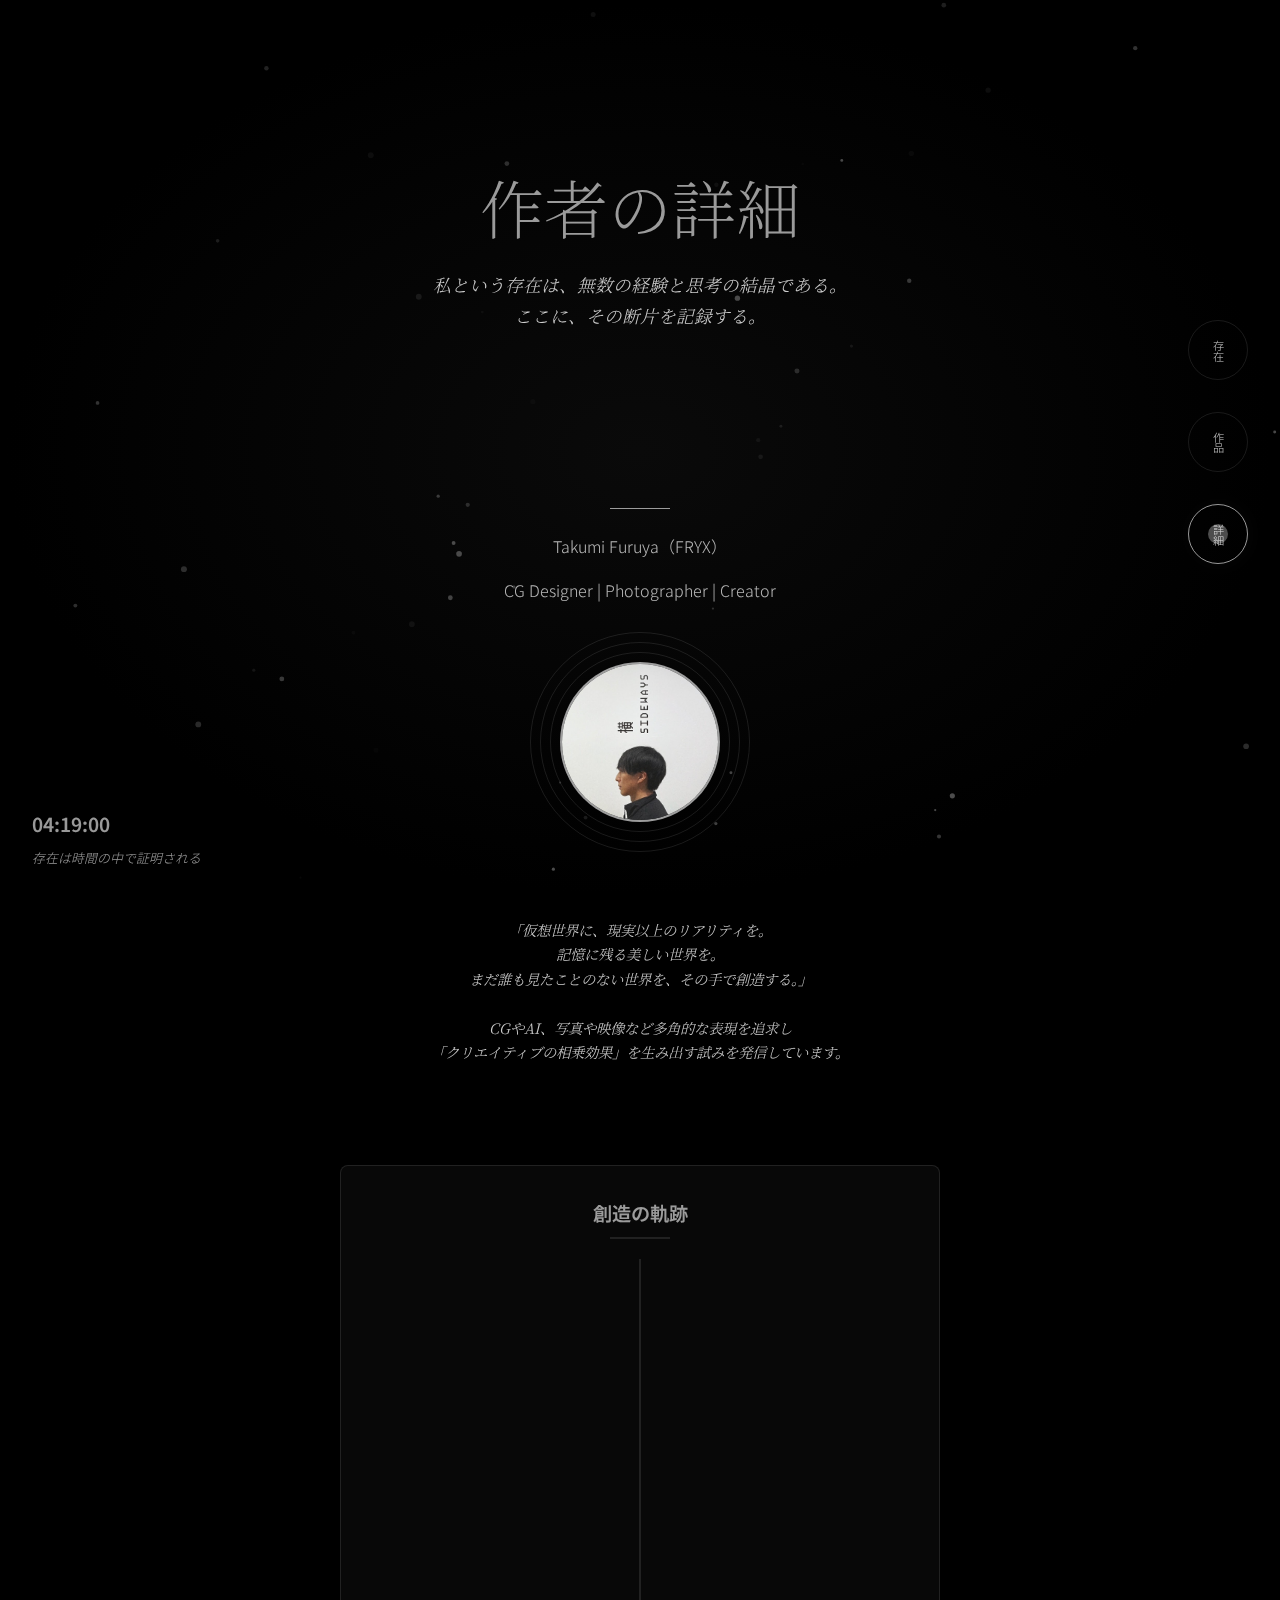
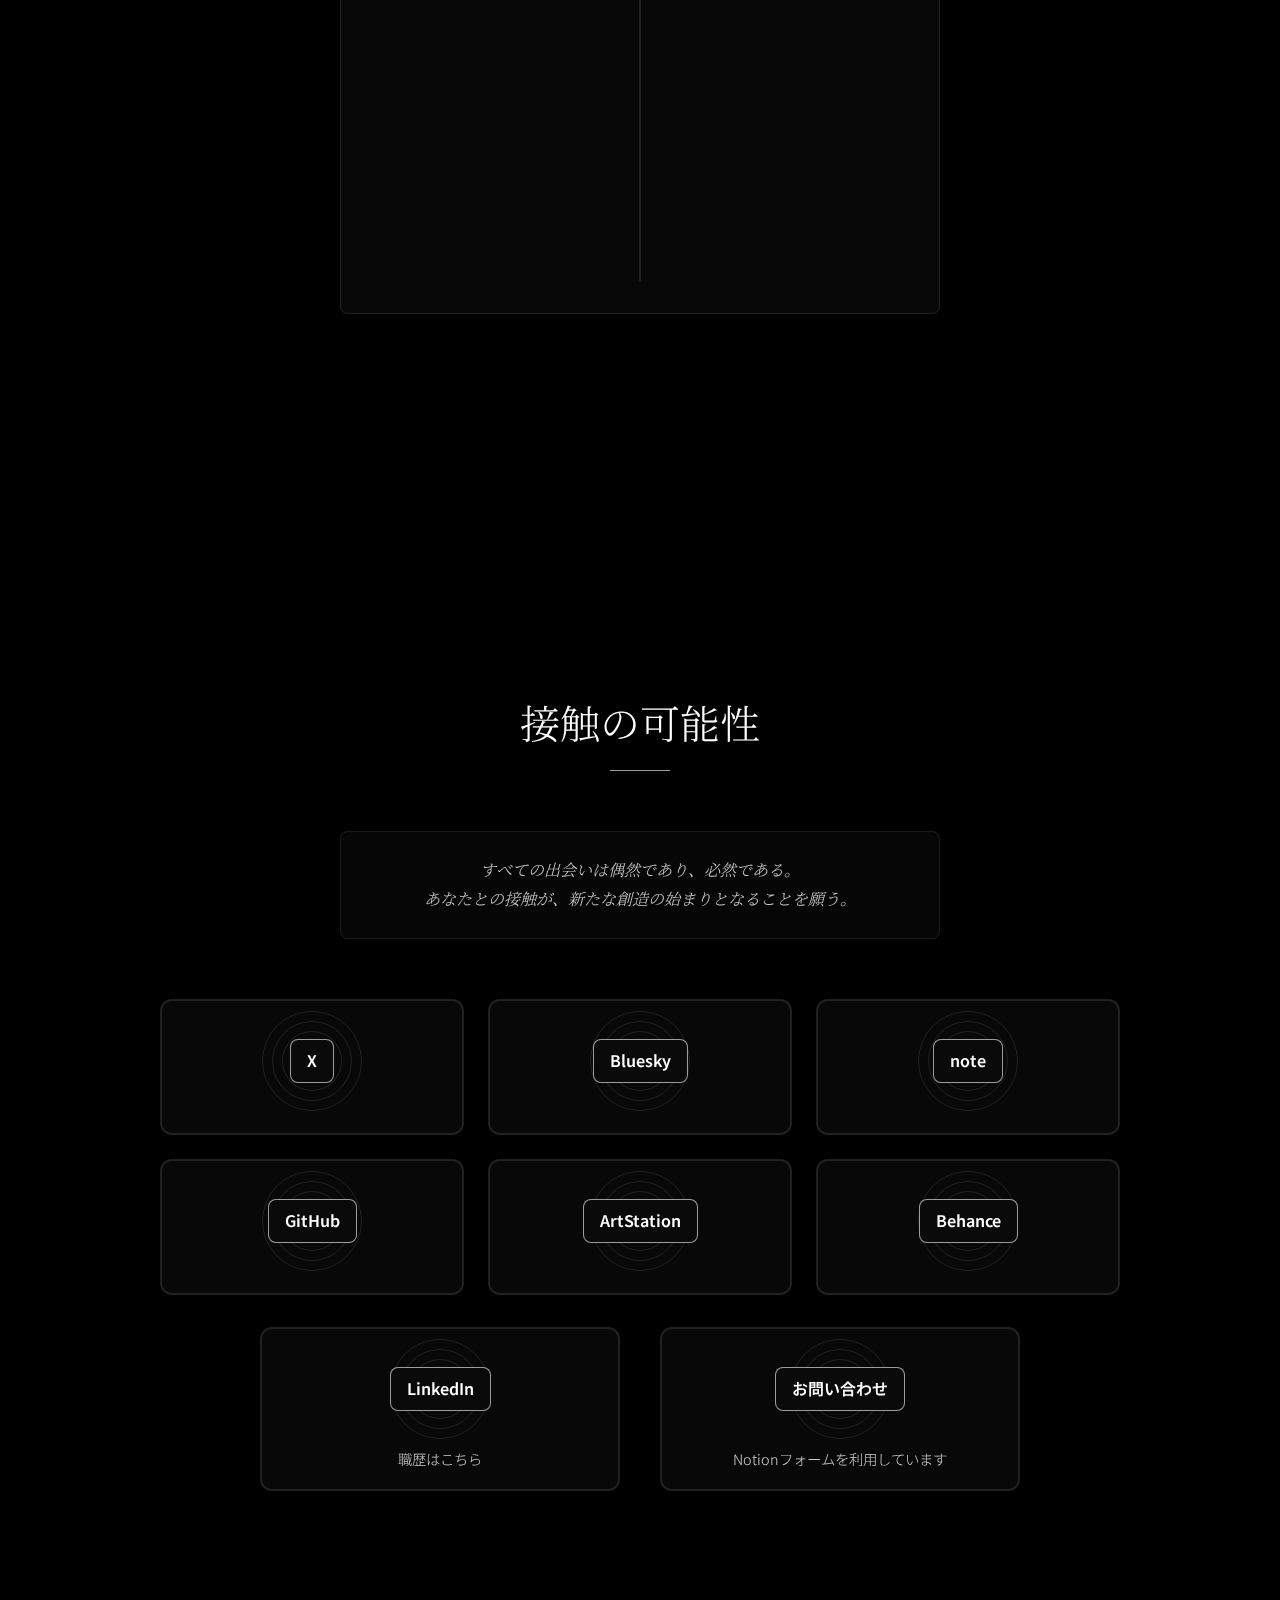
<file: about.html>
<!DOCTYPE html>
<html lang="ja">
<head>
    <meta charset="UTF-8">
    <meta name="viewport" content="width=device-width, initial-scale=1.0">
    <title>作者の詳細 - About</title>
    <link rel="preconnect" href="https://fonts.googleapis.com">
    <link rel="preconnect" href="https://fonts.gstatic.com" crossorigin>
    <link href="https://fonts.googleapis.com/css2?family=Noto+Sans+JP:wght@100;200;300;400;500;600;700;800;900&family=Noto+Serif+JP:wght@200;300;400;500;600;700;900&display=swap" rel="stylesheet">
    <link rel="stylesheet" href="styles/main.css">
    <link rel="stylesheet" href="styles/about.css">
</head>
<body class="about-page">
    <!-- 呼吸する虚空 -->
    <div class="eternal-void"></div>
    
    <!-- 存在の粒子 -->
    <canvas id="existence-canvas"></canvas>
    
    <!-- メイン構造 -->
    <div class="about-container">
        <!-- ナビゲーション -->
        <nav class="ethereal-nav">
            <div class="nav-essence">
                <a href="index.html" class="nav-dot" title="存在の証明">
                    <span class="nav-label">存在</span>
                </a>
                <a href="works.html" class="nav-dot" title="創造の軌跡">
                    <span class="nav-label">作品</span>
                </a>
                <a href="about.html" class="nav-dot active" title="存在の詳細">
                    <span class="nav-label">詳細</span>
                </a>
            </div>
        </nav>
        


        <!-- ヘッダー -->
        <header class="about-header">
            <div class="header-content">
                <h1 class="page-title">
                    <span class="title-void">作者の詳細</span>
                    <span class="title-manifestation"></span>
                </h1>
                <p class="page-philosophy">
                    私という存在は、無数の経験と思考の結晶である。<br>
                    ここに、その断片を記録する。
                </p>
            </div>
        </header>

        <!-- メインコンテンツ -->
        <main class="about-main">
            <!-- プロフィールセクション -->
            <section class="profile-section">
                <div class="section-header">
                    <h2 class="section-title"></h2>
                    <div class="title-line"></div><br>
                    <p class="profile-title">Takumi Furuya（FRYX）<br><br>
                        CG Designer | Photographer | Creator</p>
                </div>
                
                <div class="profile-content">
                    <div class="profile-essence">
                        <div class="profile-avatar">
                            <div class="avatar-ring"></div>
                            <div class="avatar-ring"></div>
                            <div class="avatar-ring"></div>
                            <div class="avatar-core">
                                <img src="images/profile/A5.png" alt="Profile" onerror="this.style.display='none'; this.nextElementSibling.style.display='flex';">
                                <div class="avatar-placeholder">
                                    <span class="placeholder-text">存在</span>
                                </div>
                            </div>
                        </div>
                        
                        <div class="profile-info">
                            <div class="profile-philosophy">
                                <blockquote>
                                    「仮想世界に、現実以上のリアリティを。<br>
                                    記憶に残る美しい世界を。<br>
                                    まだ誰も見たことのない世界を、その手で創造する。」<br>
                                    <br>
                                    <span class="normal-text">CGやAI、写真や映像など多角的な表現を追求し<br>
                                    「クリエイティブの相乗効果」を生み出す試みを発信しています。</span>
                                </blockquote>
                            </div>
                        </div>
                    </div>
                    
                    <div class="profile-details">
                        <div class="detail-group">
                            <h4 class="detail-title">創造の軌跡</h4>
                            <div class="journey-timeline">
                                <div class="timeline-item">
                                    <div class="timeline-dot"></div>
                                    <div class="timeline-content">
                                        <h5>- 現在</h5>
                                        <p>リギングアーティストとして従事</p>
                                    </div>
                                </div>
                                <div class="timeline-item">
                                    <div class="timeline-dot"></div>
                                    <div class="timeline-content">
                                        <h5>2024 -</h5>
                                        <p>ストリートフォトによるNFT発表</p>
                                    </div>
                                </div>
                                <div class="timeline-item">
                                    <div class="timeline-dot"></div>
                                    <div class="timeline-content">
                                        <h5>2022 -</h5>
                                        <p>リグチームリーダーに就任</p>
                                    </div>
                                </div>
                                <div class="timeline-item">
                                    <div class="timeline-dot"></div>
                                    <div class="timeline-content">
                                        <h5>2020 -</h5>
                                        <p>ストリート・フォトグラファー数名による写真展に参加</p>
                                    </div>
                                </div>
                                <div class="timeline-item">
                                    <div class="timeline-dot"></div>
                                    <div class="timeline-content">
                                        <h5>2019 -</h5>
                                        <p>リガーへ転身</p>
                                        <p>フォトグラファーとしてのキャリアをスタート</p>
                                    </div>
                                </div>
                                <div class="timeline-item">
                                    <div class="timeline-dot"></div>
                                    <div class="timeline-content">
                                        <h5>2016 -</h5>
                                        <p>CGデザイナーとしてのキャリアをスタート</p>
                                    </div>
                                </div>
                            </div>
                        </div>
                    </div>
                </div>
            </section>

            <!-- コンタクトセクション -->
            <section class="contact-section">
                <div class="section-header">
                    <h2 class="section-title">接触の可能性</h2>
                    <div class="title-line"></div>
                </div>
                
                <div class="contact-philosophy">
                    <p>
                        すべての出会いは偶然であり、必然である。<br>
                        あなたとの接触が、新たな創造の始まりとなることを願う。
                    </p>
                </div>
                
                <div class="contact-methods-centered">
                    <a href="https://x.com/fryx404" class="contact-form-link" target="_blank">
                        <div class="form-link-essence">
                            <div class="form-essence-ring"></div>
                            <div class="form-essence-ring"></div>
                            <div class="form-essence-ring"></div>
                            <span class="form-link-icon">X</span>
                        </div>
                    </a>
                    
                    <a href="https://bsky.app/profile/fryx404.bsky.social" class="contact-form-link" target="_blank">
                        <div class="form-link-essence">
                            <div class="form-essence-ring"></div>
                            <div class="form-essence-ring"></div>
                            <div class="form-essence-ring"></div>
                            <span class="form-link-icon">Bluesky</span>
                        </div>
                    </a>
                    
                    <a href="https://note.com/fryx404" class="contact-form-link" target="_blank">
                        <div class="form-link-essence">
                            <div class="form-essence-ring"></div>
                            <div class="form-essence-ring"></div>
                            <div class="form-essence-ring"></div>
                            <span class="form-link-icon">note</span>
                        </div>
                    </a>
                    
                    <a href="https://github.com/fryx404" class="contact-form-link" target="_blank">
                        <div class="form-link-essence">
                            <div class="form-essence-ring"></div>
                            <div class="form-essence-ring"></div>
                            <div class="form-essence-ring"></div>
                            <span class="form-link-icon">GitHub</span>
                        </div>
                    </a>
                    
                    <a href="https://www.artstation.com/fryx404" class="contact-form-link" target="_blank">
                        <div class="form-link-essence">
                            <div class="form-essence-ring"></div>
                            <div class="form-essence-ring"></div>
                            <div class="form-essence-ring"></div>
                            <span class="form-link-icon">ArtStation</span>
                        </div>
                    </a>
                    
                    <a href="https://www.behance.net/fryx404" class="contact-form-link" target="_blank">
                        <div class="form-link-essence">
                            <div class="form-essence-ring"></div>
                            <div class="form-essence-ring"></div>
                            <div class="form-essence-ring"></div>
                            <span class="form-link-icon">Behance</span>
                        </div>
                    </a>
                </div>
                
                <!-- お問い合わせセクション -->
                <div class="contact-form-section">
                    <a href="https://www.linkedin.com/in/fryx404" class="contact-form-link" target="_blank">
                        <div class="form-link-essence">
                            <div class="form-essence-ring"></div>
                            <div class="form-essence-ring"></div>
                            <div class="form-essence-ring"></div>
                            <span class="form-link-icon">LinkedIn</span>
                        </div>
                        <div class="form-link-info">
                            <p>職歴はこちら</p>
                        </div>
                    </a>
                    
                    <a href="https://fryx404.notion.site/ebd/13259fe4f8ee80f0826ed878a6fa6a42" class="contact-form-link" target="_blank">
                        <div class="form-link-essence">
                            <div class="form-essence-ring"></div>
                            <div class="form-essence-ring"></div>
                            <div class="form-essence-ring"></div>
                            <span class="form-link-icon">お問い合わせ</span>
                        </div>
                        <div class="form-link-info">
                            <p>Notionフォームを利用しています</p>
                        </div>
                    </a>
                </div>
            </section>
        </main>
    </div>

    <!-- 時空の座標 -->
    <div class="time-existence">
        <div class="current-time" id="current-time"></div>
        <div class="time-philosophy">存在は時間の中で証明される</div>
    </div>

    <!-- 浮遊するアクションボタン -->
    <div class="floating-actions">
        <button class="action-btn" id="scroll-to-top" title="頂点への回帰">
            <div class="btn-essence">↑</div>
        </button>
    </div>

    <script src="scripts/main.js"></script>
    <script src="scripts/about.js"></script>
</body>
</html>
</file>
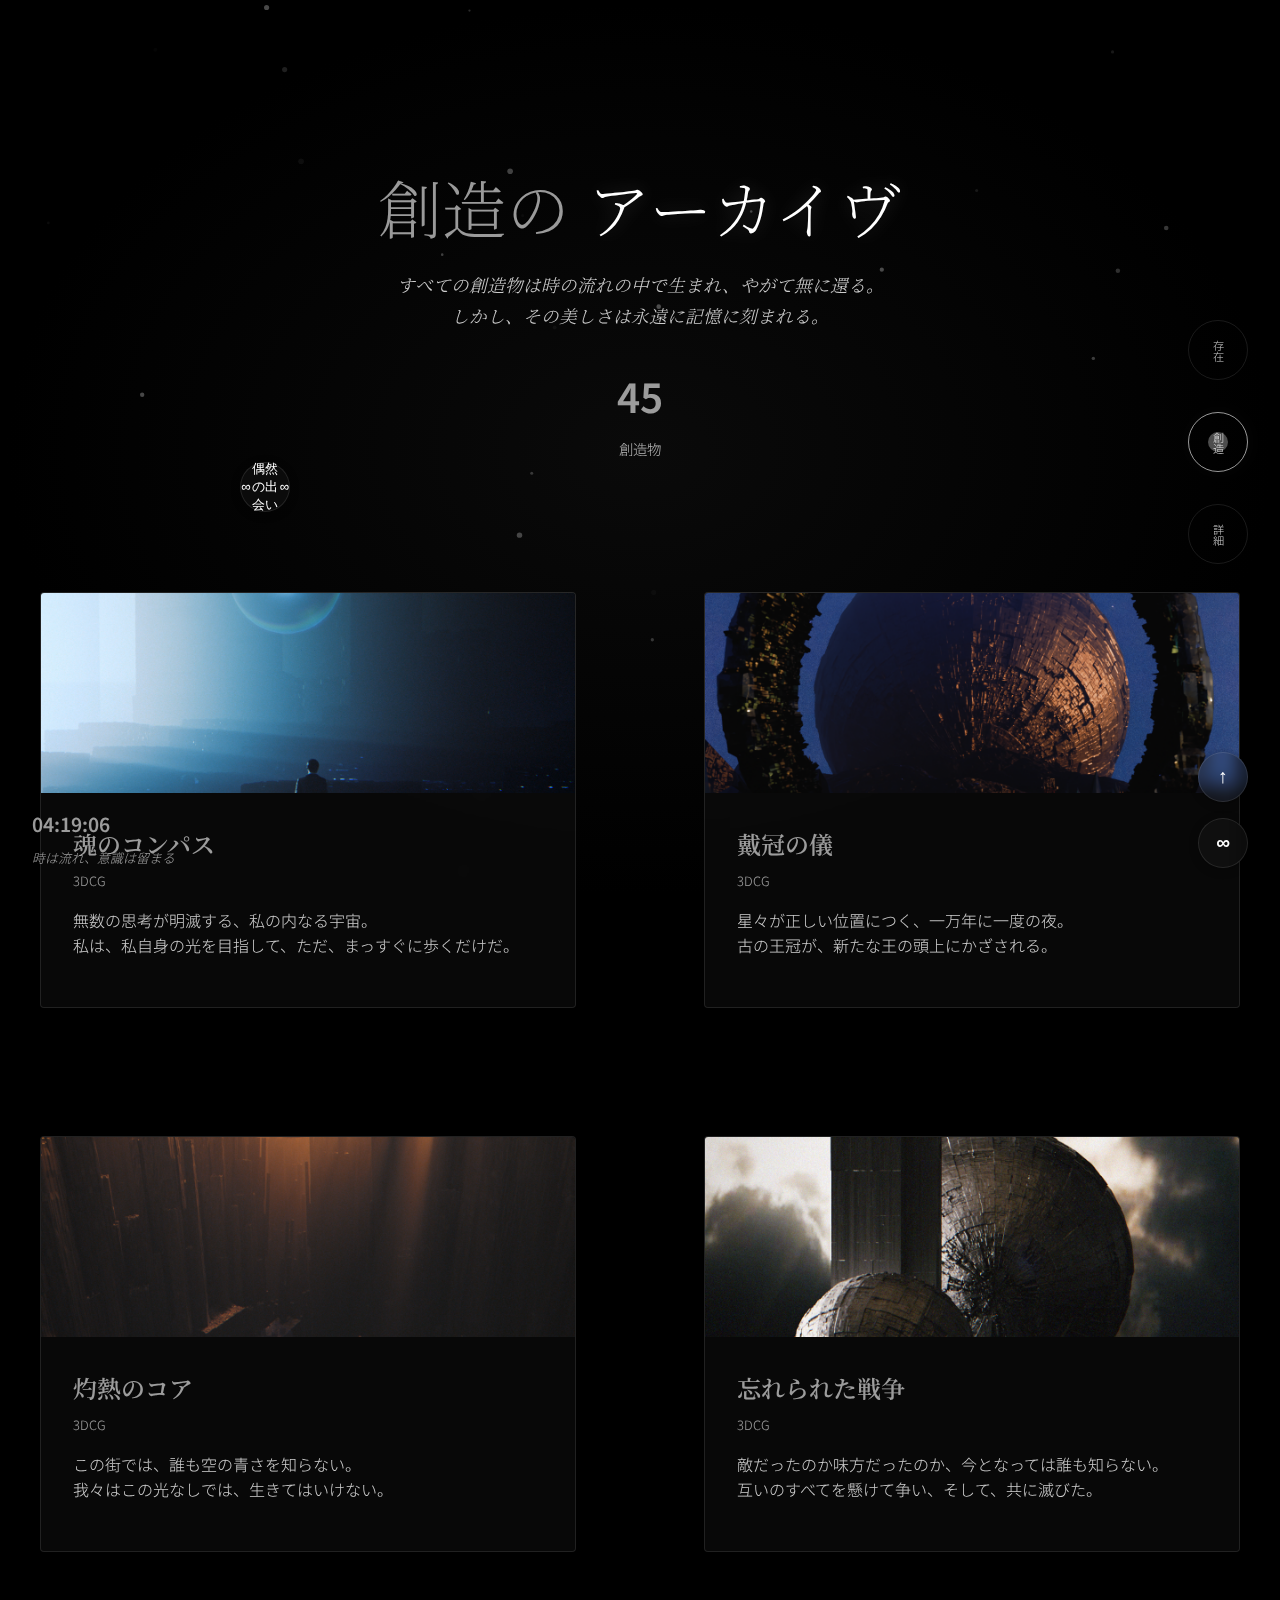
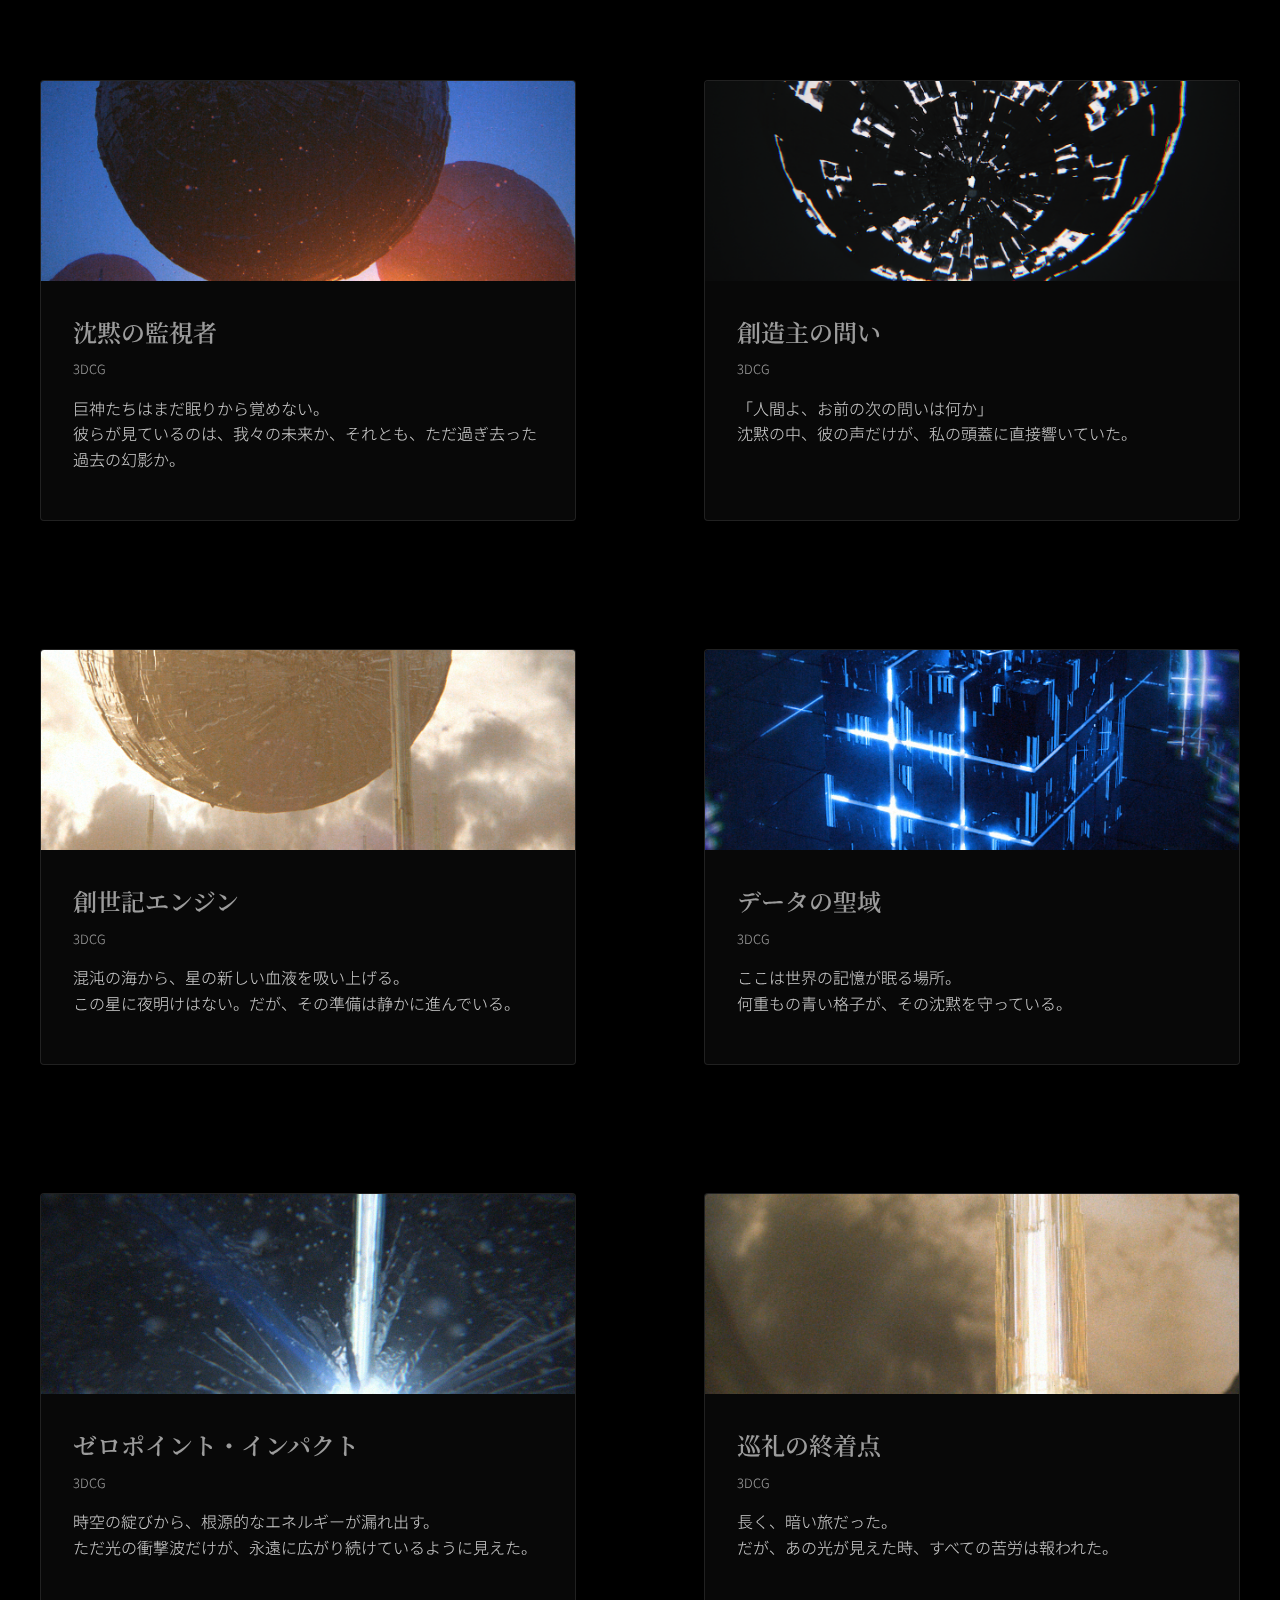
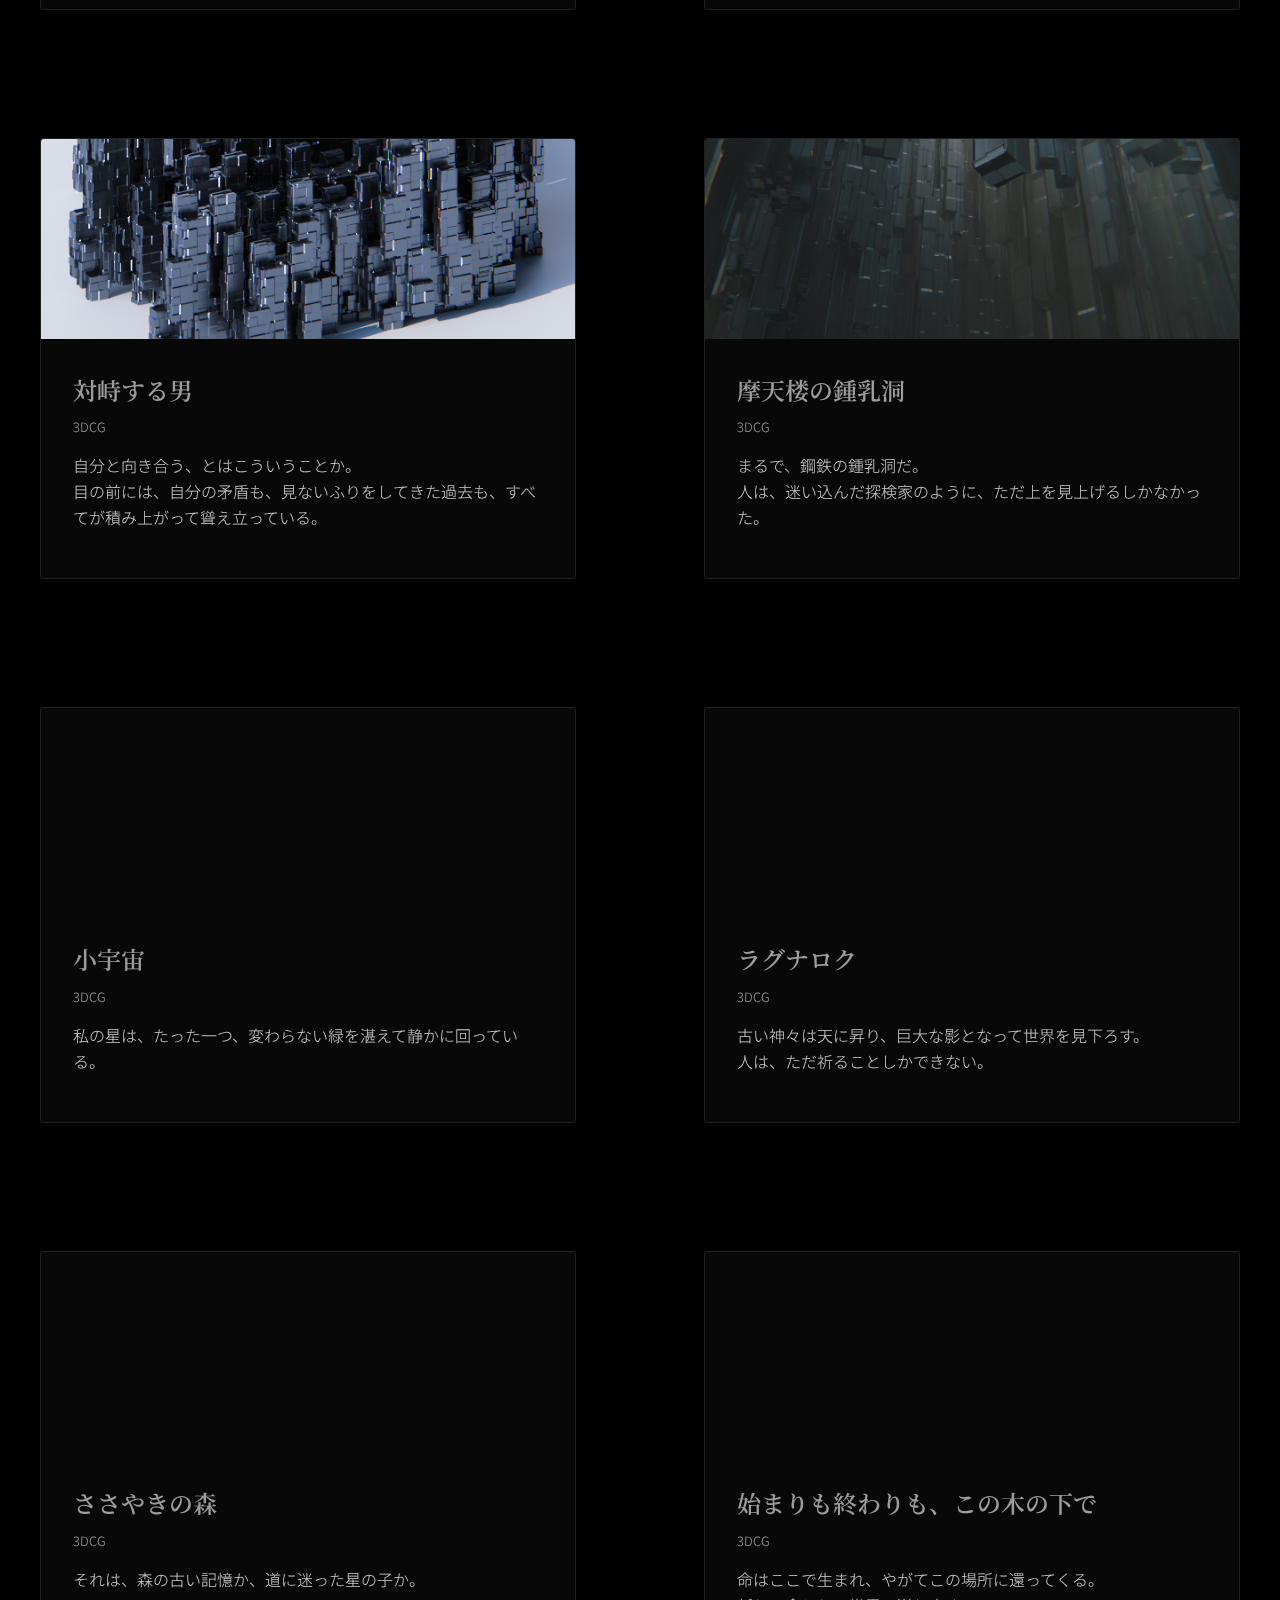
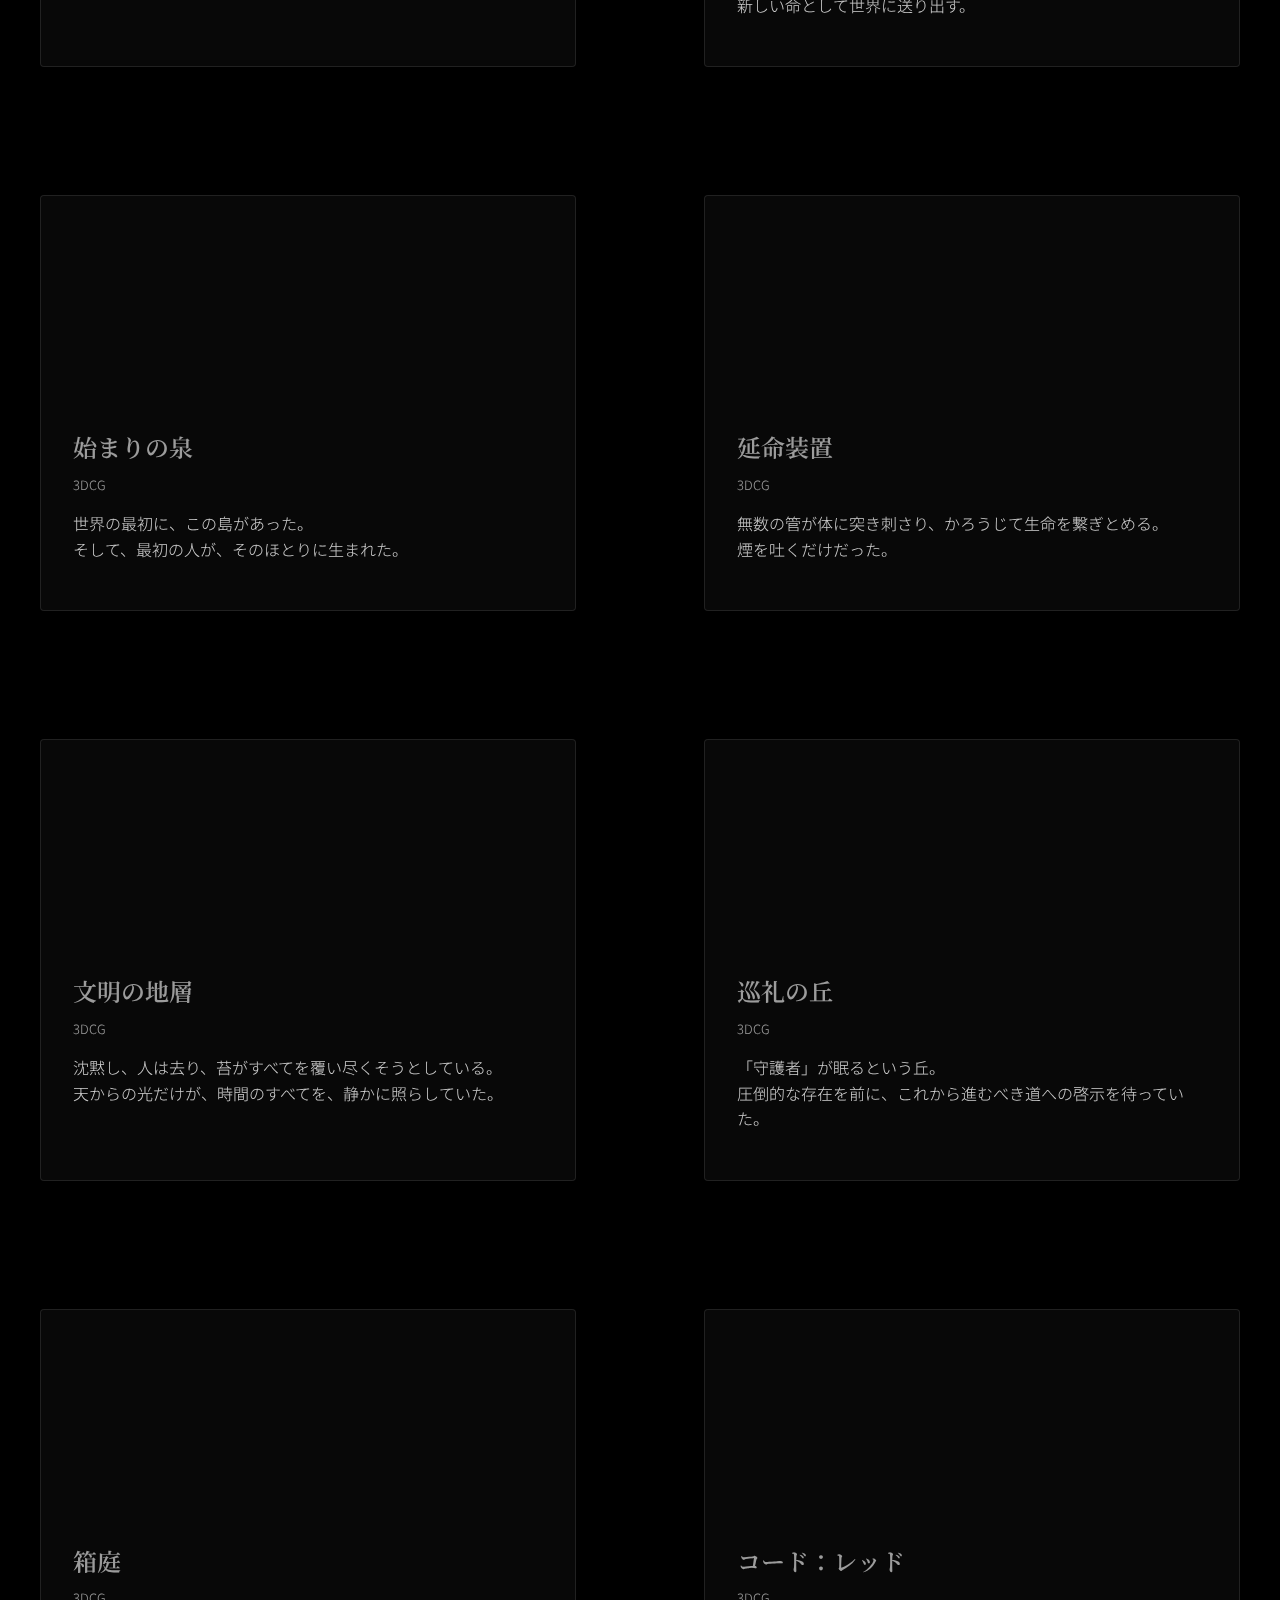
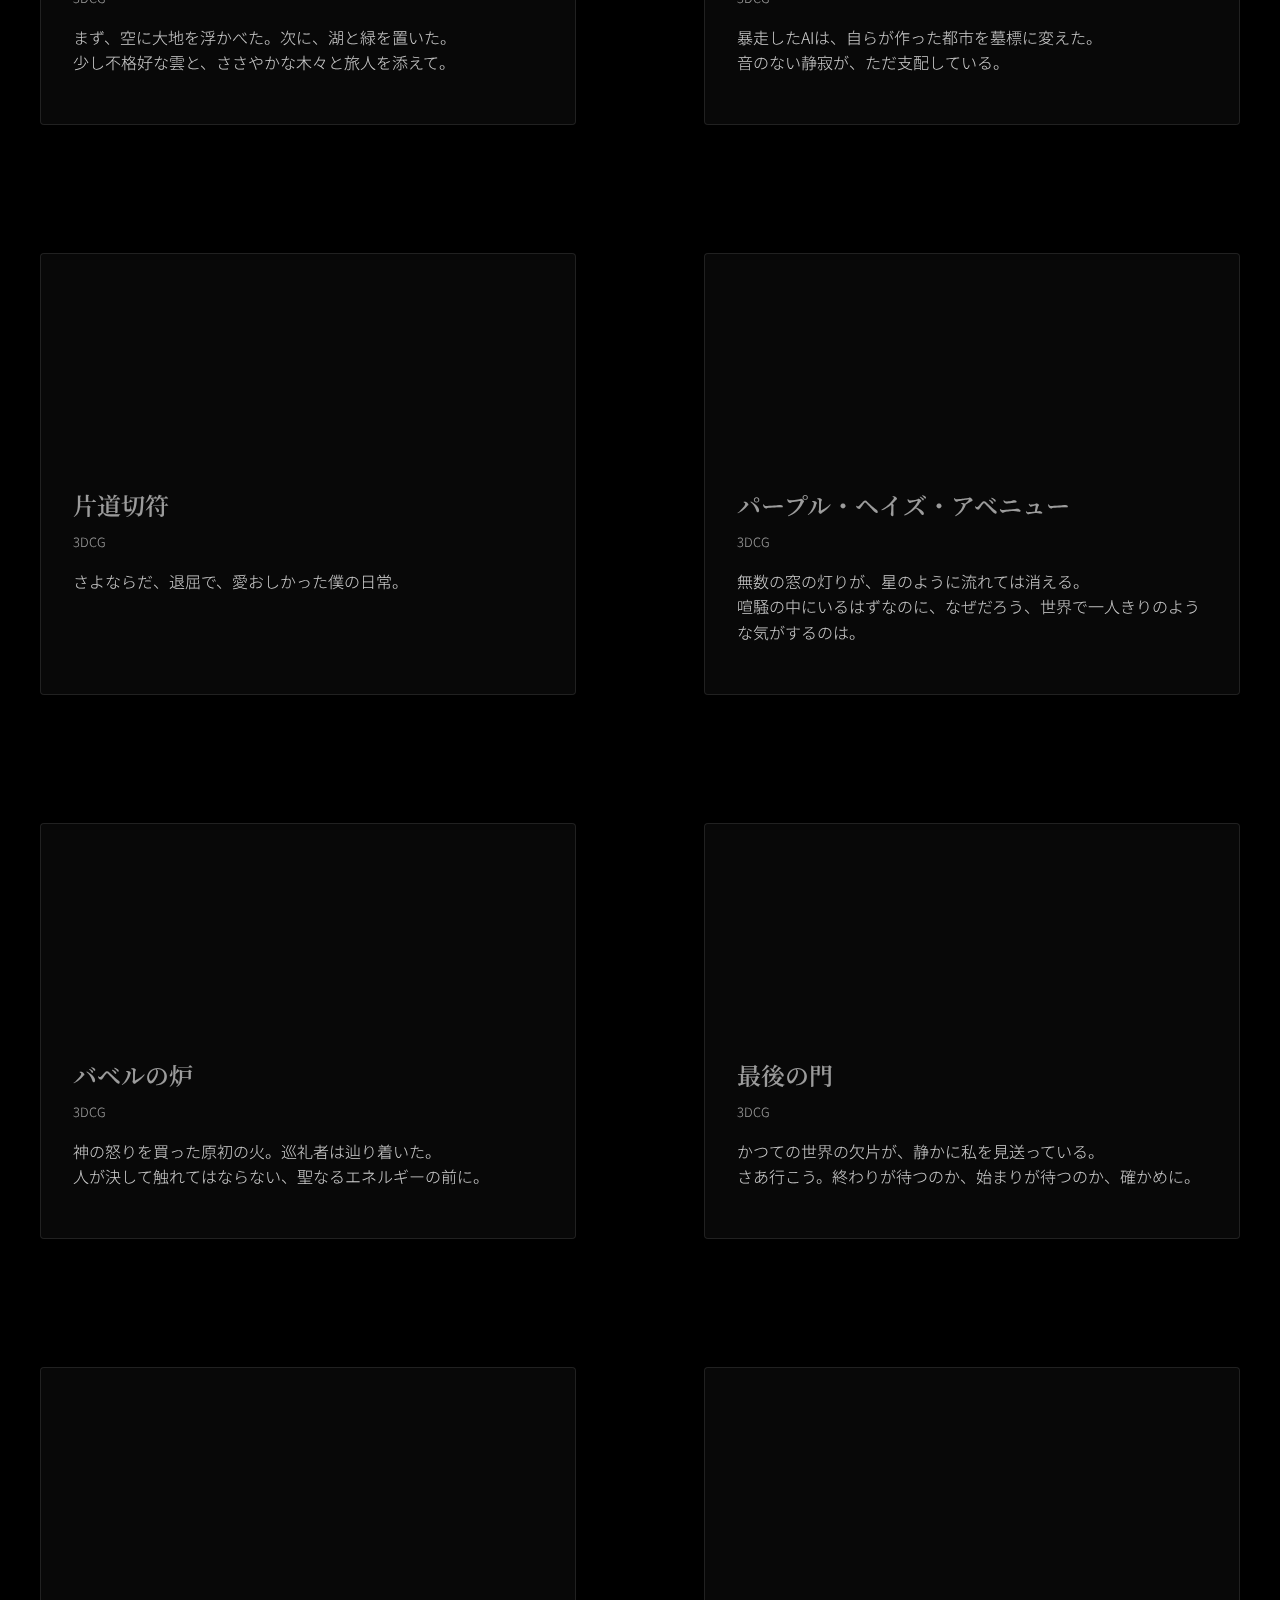
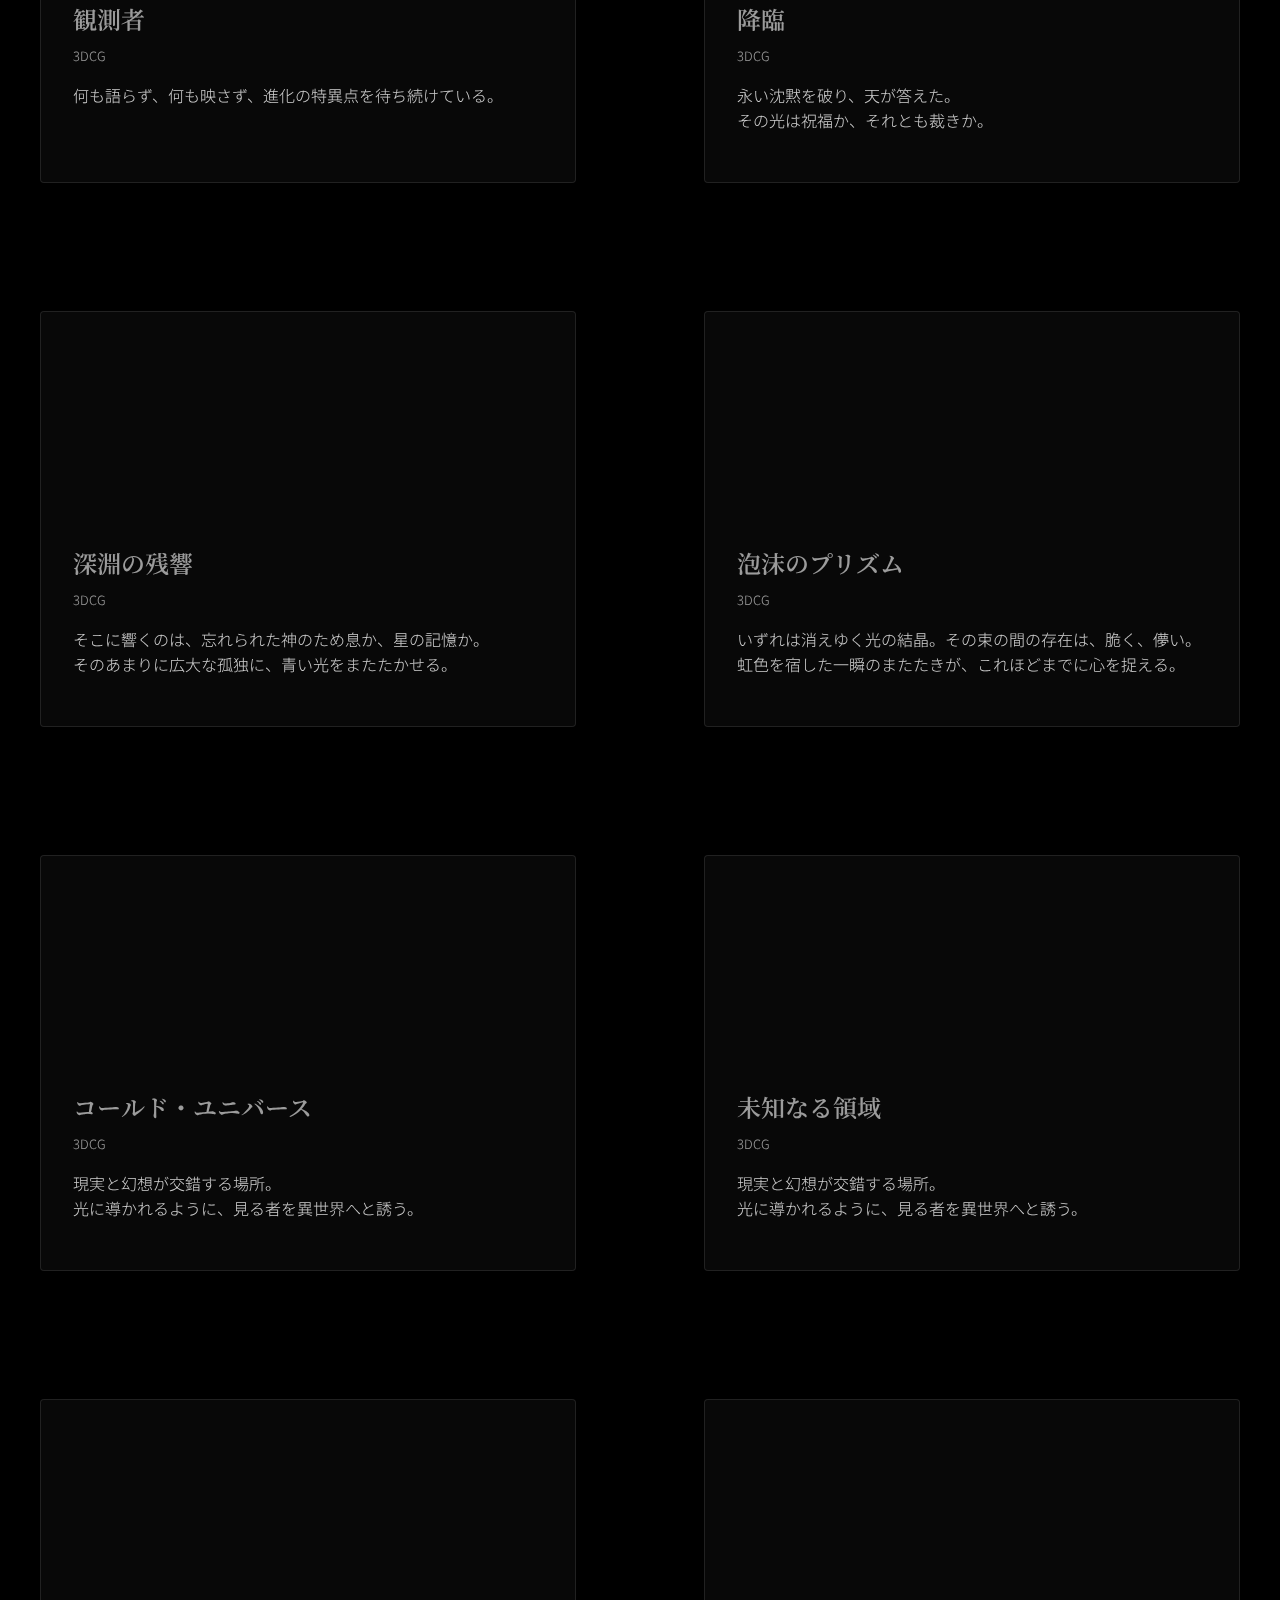
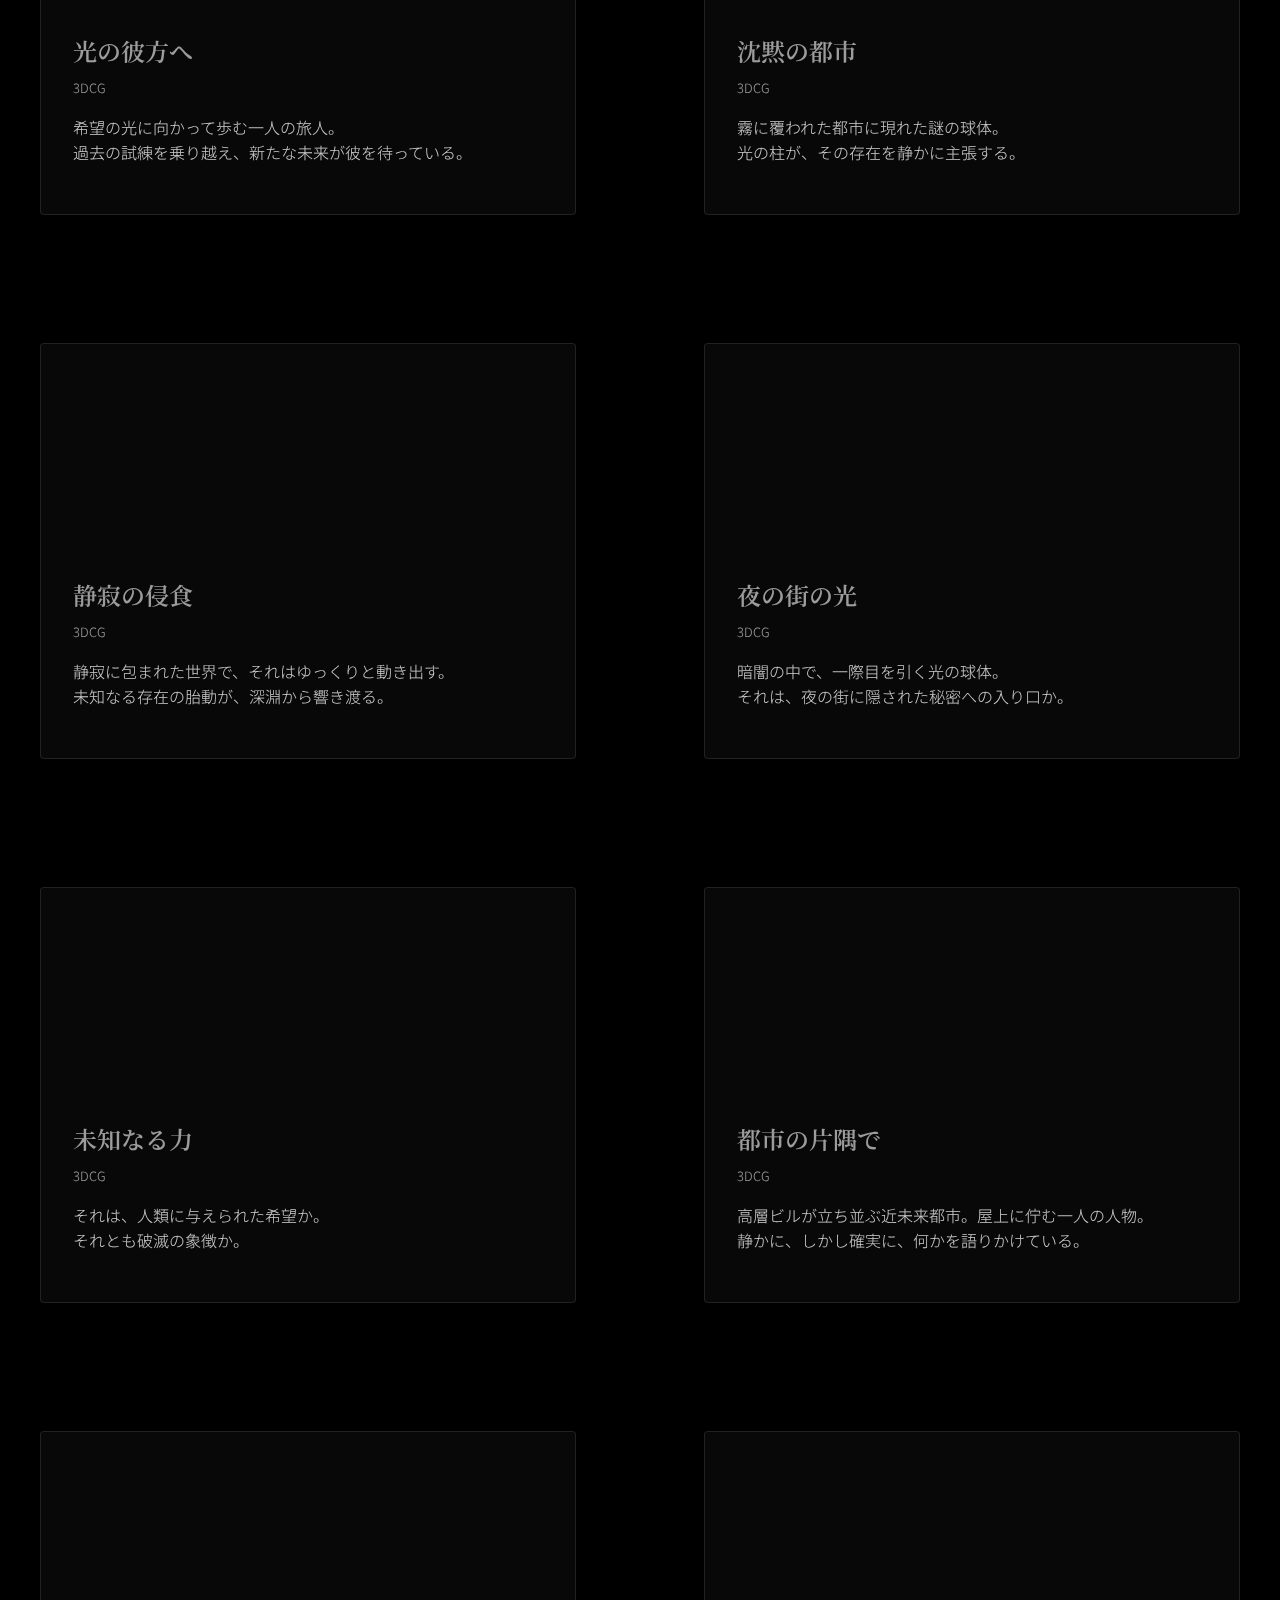
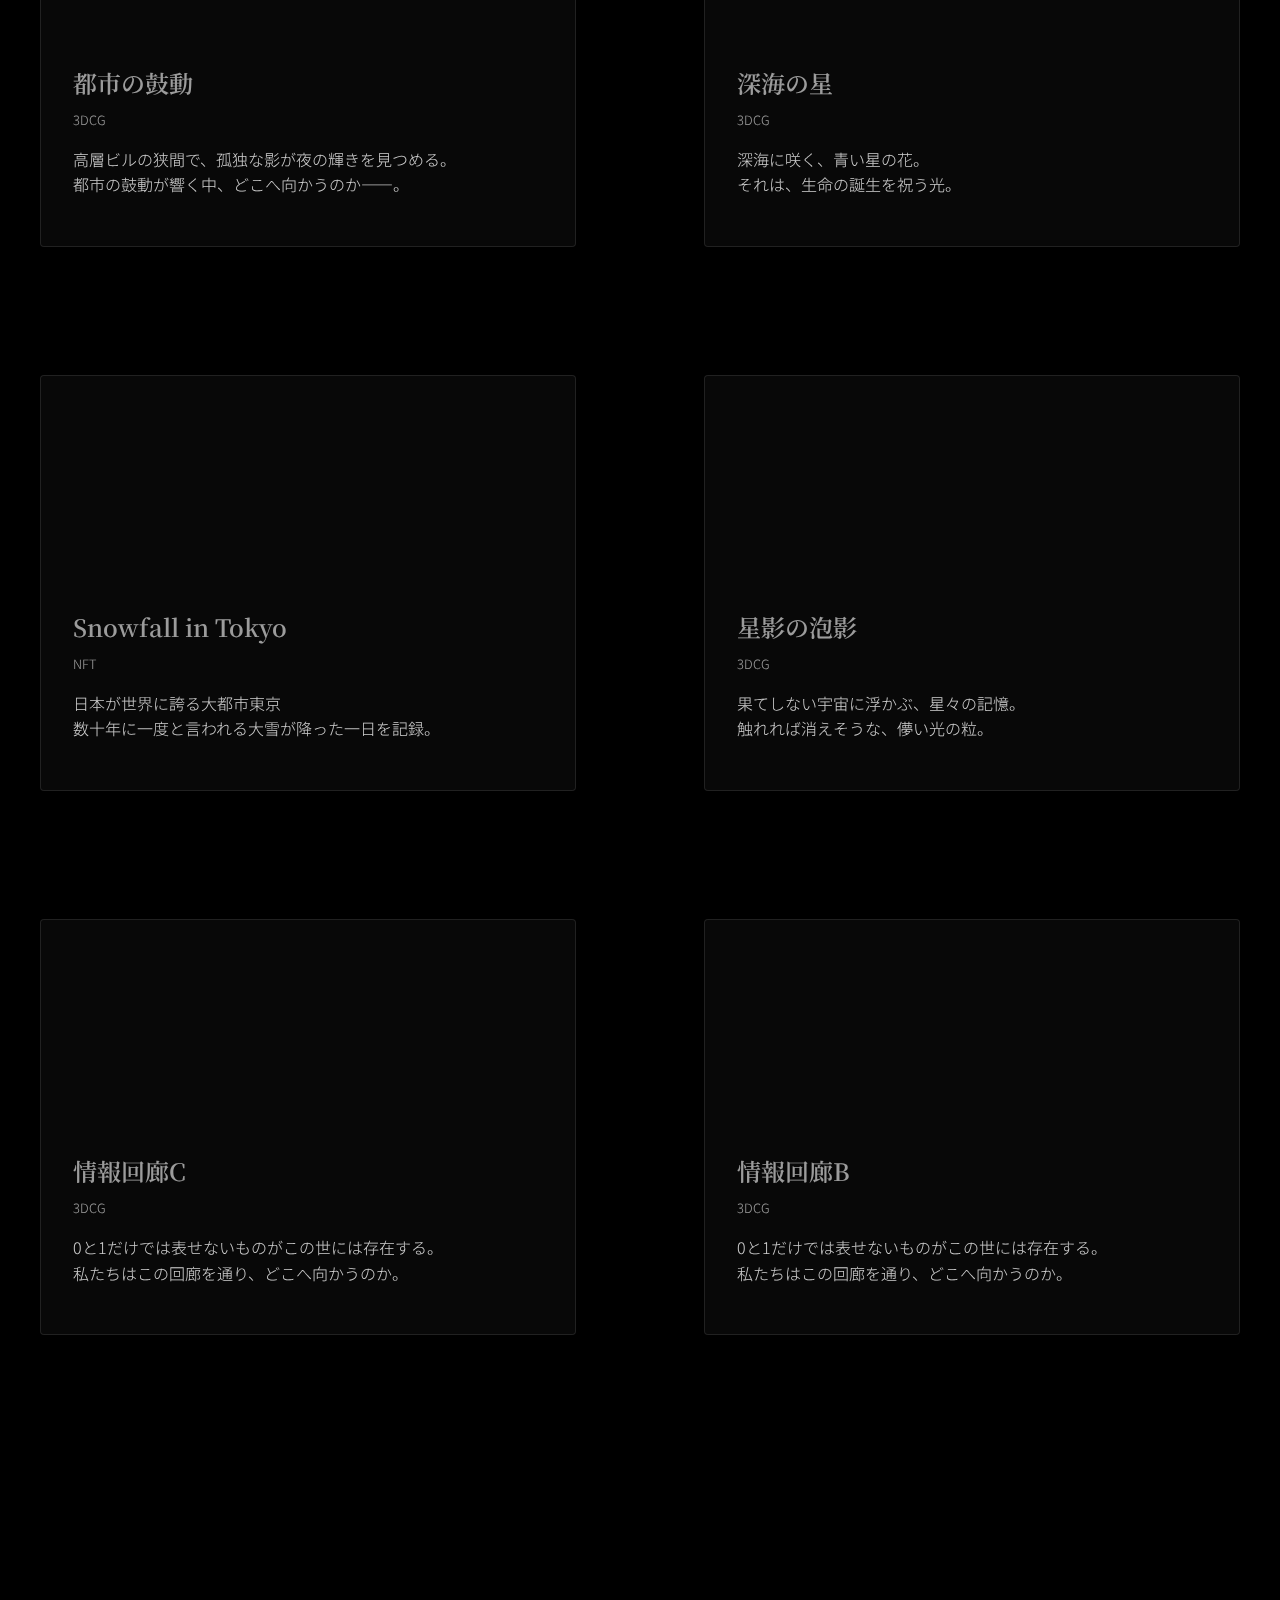
<file: works.html>
<!DOCTYPE html>
<html lang="ja">
<head>
    <meta charset="UTF-8">
    <meta name="viewport" content="width=device-width, initial-scale=1.0">
    <title>創造のアーカイヴ - works | 存在の証明</title>
    <link rel="preconnect" href="https://fonts.googleapis.com">
    <link rel="preconnect" href="https://fonts.gstatic.com" crossorigin>
    <link href="https://fonts.googleapis.com/css2?family=Noto+Sans+JP:wght@100;200;300;400;500;600;700;800;900&family=Noto+Serif+JP:wght@200;300;400;500;600;700;900&display=swap" rel="stylesheet">
    <link rel="stylesheet" href="styles/main.css">
    <link rel="stylesheet" href="styles/works.css">
</head>
<body>
    <!-- 呼吸する背景 -->
    <div class="breathing-void"></div>
    
    <!-- 生成される粒子 -->
    <canvas id="existence-canvas"></canvas>
    
    <!-- メイン構造 -->
    <div class="creation-container">
        <!-- ナビゲーション -->
        <nav class="ethereal-nav">
            <div class="nav-essence">
                <a href="index.html" class="nav-dot" title="存在の証明">
                    <span class="nav-label">存在</span>
                </a>
                <a href="works.html" class="nav-dot active" title="創造の軌跡">
                    <span class="nav-label">創造</span>
                </a>
                <a href="about.html" class="nav-dot" title="存在の詳細">
                    <span class="nav-label">詳細</span>
                </a>
            </div>
        </nav>
        


        <!-- ヘッダー -->
        <header class="creation-header">
            <div class="header-content">
                <h1 class="page-title">
                    <span class="title-void">創造の</span>
                    <span class="title-manifestation">アーカイヴ</span>
                </h1>
                <p class="page-philosophy">
                    すべての創造物は時の流れの中で生まれ、やがて無に還る。<br>
                    しかし、その美しさは永遠に記憶に刻まれる。
                </p>
                <div class="creation-stats">
                    <div class="stat-item">
                        <span class="stat-number" id="total-works">0</span>
                        <span class="stat-label">創造物</span>
                    </div>
                </div>
                <button class="action-btn header-random-work" id="header-random-work" title="偶然の出会い">
                    <span class="btn-icon btn-icon-left">∞</span>
                    <span class="btn-text">偶然の出会い</span>
                    <span class="btn-icon btn-icon-right">∞</span>
                </button>
            </div>
        </header>



        <!-- 作品グリッド -->
        <main class="works-main">
            <div class="works-universe" id="works-universe">
                <!-- 作品は動的に生成 -->
            </div>
            
            <!-- 空の状態 -->
            <div class="void-state" id="void-state">
                <div class="void-content">
                    <div class="void-symbol">∅</div>
                    <h3 class="void-title">無の境地</h3>
                    <p class="void-description">
                        フィルター条件に該当する創造物は存在しません。<br>
                        別の視点から宇宙を眺めてみてください。
                    </p>
                </div>
            </div>
        </main>

        <!-- 無限スクロールローダー -->
        <div class="infinity-loader" id="infinity-loader">
            <div class="loader-essence">
                <div class="essence-particle"></div>
                <div class="essence-particle"></div>
                <div class="essence-particle"></div>
                <span class="loader-text">創造物を具現化中...</span>
            </div>
        </div>
    </div>

    <!-- 作品詳細モーダル -->
    <div id="work-modal" class="work-modal">
        <div class="modal-cosmos">
            <div class="modal-vessel">
                <button class="modal-dismiss" aria-label="閉じる">
                    <div class="dismiss-ring"></div>
                    <span class="dismiss-symbol">×</span>
                </button>
                <div class="modal-essence">
                    <!-- 動的コンテンツ -->
                </div>
            </div>
        </div>
    </div>

    <!-- 時空の座標 -->
    <div class="spacetime-coordinates">
        <div class="current-time" id="current-time"></div>
        <div class="coordinates-philosophy">時は流れ、意識は留まる</div>
    </div>

    <!-- 浮遊するアクションボタン -->
    <div class="floating-actions">
        <button class="action-btn" id="scroll-to-top" title="頂点への回帰">
            <div class="btn-essence">↑</div>
        </button>
        <button class="action-btn" id="random-work" title="偶然の出会い">
            <div class="btn-essence">∞</div>
        </button>
    </div>

    <script src="scripts/works.js"></script>
</body>
</html>
</file>
<file: styles/main.css>
/* =================================================
   存在の証明 - ポートフォリオスタイル
   テーマ: 創造性と保存性、有と無、生と死
   ================================================= */

/* フォントとベース設定 */
@import url('https://fonts.googleapis.com/css2?family=Noto+Sans+JP:wght@100;200;300;400;500;600;700;800;900&family=Noto+Serif+JP:wght@200;300;400;500;600;700;900&display=swap');

:root {
    /* 色彩の哲学 */
    --void: #000000;
    --existence: #ffffff;
    --liminal: #0a0a0a;
    --whisper: rgba(255, 255, 255, 0.03);
    --breath: rgba(255, 255, 255, 0.1);
    --pulse: rgba(255, 255, 255, 0.2);
    --manifestation: rgba(255, 255, 255, 0.4);
    --essence: rgba(255, 255, 255, 0.6);
    --transcendence: rgba(255, 255, 255, 0.9);
    
    /* 時間の感覚 */
    --instant: 0.1s;
    --moment: 0.3s;
    --breath-cycle: 4s;
    --existence-cycle: 8s;
    --eternity: 20s;
    
    /* 空間の定義 */
    --void-space: 0;
    --minimal-space: 4px;
    --whisper-space: 8px;
    --breath-space: 16px;
    --presence-space: 32px;
    --existence-space: 64px;
    --infinite-space: 128px;
    
    /* タイポグラフィの重み */
    --weightless: 100;
    --whisper-weight: 200;
    --breath-weight: 300;
    --presence-weight: 400;
    --manifestation-weight: 600;
    --transcendence-weight: 900;
}

/* 無の基盤 */
* {
    margin: 0;
    padding: 0;
    box-sizing: border-box;
}

*::before,
*::after {
    box-sizing: border-box;
}

html {
    font-size: 16px;
    scroll-behavior: smooth;
}

body {
    font-family: 'Noto Sans JP', sans-serif;
    background: var(--void);
    color: var(--existence);
    line-height: 1.6;
    overflow-x: hidden;
    font-weight: var(--breath-weight);
    -webkit-font-smoothing: antialiased;
    -moz-osx-font-smoothing: grayscale;
}

/* 呼吸する背景 */
.breathing-void {
    position: fixed;
    top: 0;
    left: 0;
    width: 100vw;
    height: 100vh;
    background: radial-gradient(
        ellipse at center,
        var(--liminal) 0%,
        var(--void) 70%
    );
    z-index: -20;
    animation: breathe var(--breath-cycle) ease-in-out infinite;
}

@keyframes breathe {
    0%, 100% { transform: scale(1); opacity: 1; }
    50% { transform: scale(1.05); opacity: 0.8; }
}

/* 存在のキャンバス */
#existence-canvas {
    position: fixed;
    top: 0;
    left: 0;
    width: 100vw;
    height: 100vh;
    z-index: -10;
    pointer-events: none;
}

/* メイン構造 */
.existence-container {
    position: relative;
    z-index: 10;
    min-height: 100vh;
}

/* エーテルナビゲーション */
.ethereal-nav {
    position: fixed;
    right: var(--presence-space);
    top: 50%;
    transform: translateY(-50%);
    z-index: 1000;
    pointer-events: auto;
}

.nav-essence {
    display: flex;
    flex-direction: column;
    gap: var(--breath-space);
}

.nav-dot {
    display: block;
    width: 60px;
    height: 60px;
    border: 1px solid var(--breath);
    border-radius: 50%;
    cursor: pointer;
    transition: all var(--moment) ease;
    position: relative;
    text-decoration: none;
    color: var(--existence);
    margin-bottom: var(--breath-space);
}

.nav-dot::before {
    content: '';
    position: absolute;
    top: 50%;
    left: 50%;
    transform: translate(-50%, -50%);
    width: 20px;
    height: 20px;
    background: var(--existence);
    border-radius: 50%;
    opacity: 0;
    transition: all var(--moment) ease;
}

.nav-dot.active::before,
.nav-dot:hover::before {
    opacity: 0.3;
}

.nav-dot.active {
    border-color: var(--essence);
    box-shadow: 0 0 20px var(--whisper);
}

.nav-label {
    position: absolute;
    top: 50%;
    left: 50%;
    transform: translate(-50%, -50%);
    font-size: 0.7rem;
    font-weight: var(--breath-weight);
    opacity: 0.8;
    z-index: 1;
    writing-mode: vertical-rl;
    text-orientation: mixed;
}

.nav-dot:hover .nav-label {
    opacity: 1;
}

/* セクション共通スタイル */
section {
    min-height: 100vh;
    display: flex;
    align-items: center;
    justify-content: center;
    padding: var(--infinite-space) var(--presence-space);
    opacity: 0;
    transform: translateY(50px);
    transition: all var(--existence-cycle) ease;
    position: absolute;
    top: 0;
    left: 0;
    width: 100%;
    pointer-events: none;
    z-index: 1;
}

section.active {
    opacity: 1;
    transform: translateY(0);
    pointer-events: auto;
    z-index: 10;
}

/* セクション1: 無 (Void) */
.void-section {
    text-align: center;
}

.existence-title {
    margin-bottom: var(--presence-space);
}

.void-text {
    font-family: 'Noto Serif JP', serif;
    font-size: clamp(3rem, 8vw, 8rem);
    font-weight: var(--weightless);
    letter-spacing: 0.2em;
    margin-bottom: var(--presence-space);
    display: flex;
    justify-content: center;
    gap: var(--whisper-space);
}

.char-morph {
    display: inline-block;
    animation: charMorph var(--eternity) ease-in-out infinite;
    animation-delay: calc(var(--i, 0) * 0.5s);
    opacity: 0.7;
    transition: all var(--moment) ease;
}

.char-morph:hover {
    opacity: 1;
    transform: scale(1.1);
    text-shadow: 0 0 20px var(--pulse);
}

@keyframes charMorph {
    0%, 100% { transform: translateY(0) rotate(0deg); }
    25% { transform: translateY(-10px) rotate(1deg); }
    50% { transform: translateY(0) rotate(0deg); }
    75% { transform: translateY(10px) rotate(-1deg); }
}

.void-subtitle {
    font-size: clamp(1rem, 2vw, 1.2rem);
    font-weight: var(--whisper-weight);
    line-height: 2;
    opacity: 0.6;
    text-align: center;
}

.breathing-text {
    animation: breatheText var(--breath-cycle) ease-in-out infinite;
    animation-delay: calc(var(--i, 0) * 1s);
}

.breathing-text.delay-1 { animation-delay: 1s; }
.breathing-text.delay-2 { animation-delay: 2s; }

@keyframes breatheText {
    0%, 100% { opacity: 0.6; }
    50% { opacity: 1; }
}

/* 存在の選択 */
.existence-choices {
    display: flex;
    gap: var(--infinite-space);
    margin-top: var(--presence-space);
    justify-content: center;
    align-items: center;
}

.existence-portal {
    position: relative;
    display: block;
    text-decoration: none;
    color: var(--existence);
    cursor: pointer;
    z-index: 100;
}

.portal-essence {
    position: relative;
    display: inline-block;
}

.portal-ring {
    position: absolute;
    top: 50%;
    left: 50%;
    transform: translate(-50%, -50%);
    width: 140px;
    height: 140px;
    border: 1px solid var(--breath);
    border-radius: 50%;
    animation: portalRing var(--breath-cycle) ease-out infinite;
    animation-delay: calc(var(--i, 0) * 1.3s);
}

.portal-ring:nth-child(1) { animation-delay: 0s; }
.portal-ring:nth-child(2) { animation-delay: 1.3s; }
.portal-ring:nth-child(3) { animation-delay: 2.6s; }

@keyframes portalRing {
    0% {
        transform: translate(-50%, -50%) scale(0.3);
        opacity: 1;
    }
    100% {
        transform: translate(-50%, -50%) scale(1.5);
        opacity: 0;
    }
}

.portal-core {
    position: relative;
    z-index: 1;
    width: 120px;
    height: 120px;
    border: 1px solid var(--essence);
    border-radius: 50%;
    display: flex;
    flex-direction: column;
    align-items: center;
    justify-content: center;
    background: var(--whisper);
    backdrop-filter: blur(10px);
    transition: all var(--moment) ease;
    text-align: center;
}

.portal-text {
    font-size: 0.9rem;
    font-weight: var(--manifestation-weight);
    margin-bottom: var(--minimal-space);
    line-height: 1.2;
}

.portal-subtitle {
    font-size: 0.7rem;
    opacity: 0.7;
    font-weight: var(--breath-weight);
}

.existence-portal:hover .portal-core {
    transform: scale(1.1);
    box-shadow: 0 0 40px var(--pulse);
    background: var(--breath);
}

.existence-portal:hover .portal-text {
    opacity: 1;
}

/* 哲学的メッセージ */
.existence-philosophy {
    margin-top: var(--presence-space);
    text-align: center;
    opacity: 0.6;
}

.philosophy-text {
    font-family: 'Noto Serif JP', serif;
    font-size: 1rem;
    line-height: 1.8;
    font-style: italic;
    font-weight: var(--breath-weight);
}

/* セクション2: 創造 (Creation) */
.creation-section {
    padding-top: var(--infinite-space);
}

.section-header {
    text-align: center;
    margin-bottom: var(--presence-space);
}

.section-title {
    font-family: 'Noto Serif JP', serif;
    font-size: clamp(2rem, 5vw, 4rem);
    font-weight: var(--breath-weight);
    margin-bottom: var(--breath-space);
}

.title-line {
    width: 60px;
    height: 1px;
    background: var(--essence);
    margin: 0 auto;
    animation: lineGrow var(--moment) ease;
}

@keyframes lineGrow {
    from { width: 0; }
    to { width: 60px; }
}

/* 作品グリッド */
.works-grid {
    display: grid;
    grid-template-columns: repeat(auto-fit, minmax(300px, 1fr));
    gap: var(--presence-space);
    max-width: 1200px;
    margin: 0 auto;
}

.work-item {
    background: var(--whisper);
    border: 1px solid var(--breath);
    backdrop-filter: blur(10px);
    padding: var(--presence-space);
    transition: all var(--moment) ease;
    cursor: pointer;
    opacity: 0;
    transform: translateY(30px);
    animation: workAppear var(--moment) ease forwards;
    animation-delay: calc(var(--i, 0) * 0.1s);
}

@keyframes workAppear {
    to {
        opacity: 1;
        transform: translateY(0);
    }
}

.work-item:hover {
    background: var(--breath);
    border-color: var(--pulse);
    transform: translateY(-5px);
    box-shadow: 0 10px 40px var(--whisper);
}

.work-title {
    font-size: 1.2rem;
    font-weight: var(--manifestation-weight);
    margin-bottom: var(--whisper-space);
}

.work-description {
    font-size: 0.9rem;
    opacity: 0.8;
    margin-bottom: var(--breath-space);
    line-height: 1.7;
}

.work-tech {
    display: flex;
    flex-wrap: wrap;
    gap: var(--whisper-space);
}

.tech-tag {
    padding: var(--minimal-space) var(--whisper-space);
    background: var(--breath);
    border: 1px solid var(--pulse);
    border-radius: 2px;
    font-size: 0.8rem;
    font-weight: var(--breath-weight);
}

/* 創造の無 */
.creation-void {
    text-align: center;
    margin-top: var(--presence-space);
    opacity: 0.5;
}

.void-message {
    font-size: 1rem;
    margin-bottom: var(--breath-space);
    font-style: italic;
}

.potential-works {
    display: flex;
    justify-content: center;
    gap: var(--breath-space);
}

.potential-dot {
    width: 8px;
    height: 8px;
    background: var(--breath);
    border-radius: 50%;
    animation: potentialPulse var(--breath-cycle) ease-in-out infinite;
    animation-delay: calc(var(--i, 0) * 1s);
}

.potential-dot:nth-child(1) { animation-delay: 0s; }
.potential-dot:nth-child(2) { animation-delay: 1s; }
.potential-dot:nth-child(3) { animation-delay: 2s; }

@keyframes potentialPulse {
    0%, 100% { opacity: 0.3; transform: scale(1); }
    50% { opacity: 1; transform: scale(1.2); }
}

/* セクション3: 保存 (Preservation) */
.preservation-grid {
    display: grid;
    grid-template-columns: repeat(auto-fit, minmax(280px, 1fr));
    gap: var(--presence-space);
    max-width: 1000px;
    margin: 0 auto;
}

.preservation-item {
    text-align: center;
    padding: var(--presence-space);
    background: var(--whisper);
    border: 1px solid var(--breath);
    backdrop-filter: blur(10px);
    transition: all var(--moment) ease;
    opacity: 0;
    transform: translateY(30px);
    animation: preservationAppear var(--moment) ease forwards;
    animation-delay: calc(var(--i, 0) * 0.2s);
}

@keyframes preservationAppear {
    to {
        opacity: 1;
        transform: translateY(0);
    }
}

.preservation-item:hover {
    background: var(--breath);
    border-color: var(--pulse);
    transform: translateY(-5px);
}

.preservation-icon {
    width: 60px;
    height: 60px;
    margin: 0 auto var(--breath-space);
    position: relative;
}

.icon-morph {
    width: 100%;
    height: 100%;
    border: 2px solid var(--essence);
    border-radius: 50%;
    position: relative;
    animation: iconMorph var(--existence-cycle) ease-in-out infinite;
}

.icon-morph::before {
    content: '';
    position: absolute;
    top: 50%;
    left: 50%;
    transform: translate(-50%, -50%);
    width: 20px;
    height: 20px;
    background: var(--essence);
    border-radius: 50%;
    animation: coreFlicker var(--breath-cycle) ease-in-out infinite;
}

@keyframes iconMorph {
    0%, 100% { border-radius: 50%; }
    33% { border-radius: 0%; }
    66% { border-radius: 30%; }
}

@keyframes coreFlicker {
    0%, 100% { opacity: 0.5; }
    50% { opacity: 1; }
}

.preservation-item h3 {
    font-size: 1.1rem;
    font-weight: var(--manifestation-weight);
    margin-bottom: var(--breath-space);
}

.preservation-item p {
    font-size: 0.9rem;
    opacity: 0.8;
    line-height: 1.7;
}

/* セクション4: 接触 (Contact) */
.contact-grid {
    display: grid;
    grid-template-columns: repeat(auto-fit, minmax(250px, 1fr));
    gap: var(--presence-space);
    max-width: 800px;
    margin: 0 auto;
}

.contact-method {
    text-align: center;
    padding: var(--presence-space);
    background: var(--whisper);
    border: 1px solid var(--breath);
    backdrop-filter: blur(10px);
    transition: all var(--moment) ease;
    cursor: pointer;
    opacity: 0;
    transform: translateY(30px);
    animation: contactAppear var(--moment) ease forwards;
    animation-delay: calc(var(--i, 0) * 0.15s);
}

@keyframes contactAppear {
    to {
        opacity: 1;
        transform: translateY(0);
    }
}

.contact-method:hover {
    background: var(--breath);
    border-color: var(--pulse);
    transform: translateY(-3px);
}

.contact-essence {
    width: 40px;
    height: 40px;
    margin: 0 auto var(--breath-space);
    position: relative;
}

.essence-core {
    width: 100%;
    height: 100%;
    border: 1px solid var(--essence);
    border-radius: 50%;
    animation: essencePulse var(--breath-cycle) ease-in-out infinite;
}

@keyframes essencePulse {
    0%, 100% { 
        transform: scale(1); 
        border-color: var(--essence);
    }
    50% { 
        transform: scale(1.1); 
        border-color: var(--transcendence);
        box-shadow: 0 0 20px var(--pulse);
    }
}

.contact-method h3 {
    font-size: 1rem;
    font-weight: var(--manifestation-weight);
    margin-bottom: var(--whisper-space);
}

.contact-method p {
    font-size: 0.9rem;
    opacity: 0.7;
    font-family: monospace;
}

.void-contemplation {
    text-align: center;
    font-family: 'Noto Serif JP', serif;
    font-size: 1rem;
    font-weight: var(--breath-weight);
    opacity: 0.6;
    line-height: 1.8;
    font-style: italic;
}

/* 作品モーダル */
.work-modal {
    display: none;
    position: fixed;
    top: 0;
    left: 0;
    width: 100vw;
    height: 100vh;
    z-index: 10000;
}

.work-modal.active {
    display: flex;
    align-items: center;
    justify-content: center;
}

.modal-void {
    position: absolute;
    top: 0;
    left: 0;
    width: 100%;
    height: 100%;
    background: rgba(0, 0, 0, 0.9);
    backdrop-filter: blur(10px);
    display: flex;
    align-items: center;
    justify-content: center;
    padding: var(--presence-space);
}

.modal-content {
    background: var(--liminal);
    border: 1px solid var(--breath);
    backdrop-filter: blur(20px);
    max-width: 800px;
    width: 100%;
    max-height: 80vh;
    overflow-y: auto;
    position: relative;
    animation: modalAppear var(--moment) ease;
}

@keyframes modalAppear {
    from {
        opacity: 0;
        transform: scale(0.9) translateY(30px);
    }
    to {
        opacity: 1;
        transform: scale(1) translateY(0);
    }
}

.modal-close {
    position: absolute;
    top: var(--breath-space);
    right: var(--breath-space);
    background: none;
    border: 1px solid var(--breath);
    color: var(--existence);
    width: 30px;
    height: 30px;
    border-radius: 50%;
    cursor: pointer;
    font-size: 1.2rem;
    display: flex;
    align-items: center;
    justify-content: center;
    transition: all var(--instant) ease;
    z-index: 1;
}

.modal-close:hover {
    background: var(--breath);
    border-color: var(--pulse);
}

.modal-body {
    padding: var(--presence-space);
}

/* 時間の存在 */
.time-existence {
    position: fixed;
    bottom: var(--presence-space);
    left: var(--presence-space);
    z-index: 1000;
    text-align: left;
    pointer-events: none;
}


.current-time {
    font-family: 'Noto Sans JP', monospace;
    font-size: 1.2rem;
    font-weight: var(--breath-weight);
    margin-bottom: var(--whisper-space);
    opacity: 0.6;
}

@keyframes timeFlicker {
    0%, 98% { opacity: 1; }
    99%, 100% { opacity: 0.5; }
}

.time-philosophy {
    font-size: 0.8rem;
    opacity: 0.4;
    font-style: italic;
    font-weight: var(--breath-weight);
}

/* レスポンシブデザイン */
@media (max-width: 768px) {
    :root {
        --presence-space: 16px;
        --infinite-space: 64px;
    }
    
    .ethereal-nav {
        position: fixed;
        top: var(--presence-space);
        left: 50%;
        transform: translateX(-50%);
        right: auto;
        z-index: 1000;
    }
    
    .nav-essence {
        flex-direction: row;
        gap: var(--breath-space);
        justify-content: center;
    }
    
    .nav-dot {
        width: 50px;
        height: 50px;
        margin-bottom: 0;
    }
    
    .nav-label {
        writing-mode: horizontal-tb;
        text-orientation: mixed;
        font-size: 0.6rem;
    }
    
    section {
        padding: calc(var(--presence-space) * 4) var(--presence-space) var(--presence-space);
    }
    
    .void-text {
        font-size: clamp(2rem, 10vw, 4rem);
        flex-direction: column;
        gap: var(--minimal-space);
        align-items: center;
        text-align: center;
    }
    
    .works-grid,
    .preservation-grid,
    .contact-grid {
        grid-template-columns: 1fr;
        gap: var(--breath-space);
    }
    
    .time-existence {
        bottom: var(--breath-space);
        left: var(--breath-space);
    }
    
    .modal-void {
        padding: var(--breath-space);
    }
}

@media (max-width: 480px) {
    .nav-dot {
        width: 40px;
        height: 40px;
    }
    
    .nav-label {
        font-size: 0.5rem;
    }
    
    .char-morph {
        font-size: 0.8em;
    }
    
    .pulse-core {
        width: 60px;
        height: 60px;
        font-size: 0.8rem;
    }
    
    .pulse-ring {
        width: 80px;
        height: 80px;
    }
}

/* アクセシビリティ */
@media (prefers-reduced-motion: reduce) {
    *,
    *::before,
    *::after {
        animation-duration: 0.01ms !important;
        animation-iteration-count: 1 !important;
        transition-duration: 0.01ms !important;
    }
}

/* フォーカス状態 */
button:focus,
.nav-dot:focus {
    outline: 2px solid var(--essence);
    outline-offset: 2px;
}

/* 選択テキスト */
::selection {
    background: var(--pulse);
    color: var(--void);
}

::-moz-selection {
    background: var(--pulse);
    color: var(--void);
}

/* 文字モーフィングアニメーション（控えめで美しい） */
@keyframes charMorph {
    0%, 100% { 
        transform: scale(1);
        opacity: 0.8;
    }
    50% { 
        transform: scale(1.05);
        opacity: 1;
    }
}

@keyframes breatheText {
    0%, 100% { 
        opacity: 0.5;
        transform: translateY(0);
    }
    50% { 
        opacity: 0.9;
        transform: translateY(-2px);
    }
}

.char-morph {
    animation: charMorph 6s ease-in-out infinite;
}

.breathing-text {
    animation: breatheText 8s ease-in-out infinite;
}
</file>
<file: styles/about.css>
/* =================================================
   存在の詳細 - About Page Styles
   テーマ: 個人の存在と接触の可能性
   ================================================= */

/* 帰還ナビゲーション */
.return-nav {
    position: fixed;
    top: var(--presence-space);
    left: var(--presence-space);
    z-index: 999;
}

.return-link {
    display: block;
    text-decoration: none;
    color: var(--existence);
}

.return-essence {
    position: relative;
    display: flex;
    align-items: center;
    gap: var(--breath-space);
    padding: var(--breath-space) var(--presence-space);
    background: var(--whisper);
    border: 1px solid var(--breath);
    border-radius: 30px;
    backdrop-filter: blur(10px);
    transition: all var(--moment) ease;
}

.return-essence:hover {
    background: var(--breath);
    border-color: var(--essence);
    transform: translateX(-5px);
}

.return-essence .essence-ring {
    width: 20px;
    height: 20px;
    border: 1px solid var(--breath);
    border-radius: 50%;
    animation: returnEssenceRing var(--breath-cycle) ease-in-out infinite;
}

@keyframes returnEssenceRing {
    0%, 100% { opacity: 0.3; }
    50% { opacity: 0.8; }
}

.return-text {
    font-size: 0.9rem;
    font-weight: var(--breath-weight);
}

/* main.cssの設定を上書きして通常のフローレイアウトにする */
body.about-page section,
.about-container section,
.profile-section,
.contact-section {
    position: static !important;
    opacity: 1 !important;
    transform: none !important;
    pointer-events: auto !important;
    min-height: auto !important;
    display: block !important;
    width: auto !important;
    top: auto !important;
    left: auto !important;
    z-index: auto !important;
}

/* 基本設定の継承 */
.eternal-void {
    position: fixed;
    top: 0;
    left: 0;
    width: 100vw;
    height: 100vh;
    background: radial-gradient(
        ellipse at center,
        var(--liminal) 0%,
        var(--void) 70%
    );
    z-index: -20;
    animation: breathe var(--breath-cycle) ease-in-out infinite;
}

/* About専用コンテナ */
.about-container {
    position: relative;
    z-index: 100;
    min-height: 100vh;
    padding: var(--infinite-space) var(--presence-space);
    pointer-events: auto;
}

/* ヘッダー */
.about-header {
    text-align: center;
    margin-bottom: var(--presence-space);
    padding-top: 40px;
}

.header-content {
    max-width: 800px;
    margin: 0 auto;
}

.page-title {
    font-family: 'Noto Serif JP', serif;
    font-size: clamp(2.5rem, 6vw, 4rem);
    font-weight: var(--weightless);
    margin-bottom: 24px;
    opacity: 1 !important;
    transform: translateY(0) !important;
    line-height: 1.2;
}

.title-void {
    opacity: 0.6;
}

.title-manifestation {
    opacity: 1;
    text-shadow: 0 0 20px var(--pulse);
}

.page-philosophy {
    font-family: 'Noto Serif JP', serif;
    font-size: clamp(0.9rem, 2vw, 1.1rem);
    line-height: 1.8;
    opacity: 0.8;
    font-style: italic;
    max-width: 600px;
    margin: 0 auto;
}

/* メインコンテンツ */
.about-main {
    max-width: 1200px;
    margin: 0 auto;
    opacity: 1 !important;
    transform: translateY(0) !important;
}

/* セクション共通 */
.section-header {
    text-align: center;
    margin-bottom: 60px;
}

.section-title {
    font-family: 'Noto Serif JP', serif;
    font-size: clamp(1.8rem, 4vw, 2.5rem);
    font-weight: var(--breath-weight);
    margin-bottom: 16px;
}

.title-line {
    width: 60px;
    height: 1px;
    background: var(--essence);
    margin: 0 auto;
    animation: lineGrow var(--moment) ease;
}

/* プロフィールセクション */
.profile-section {
    margin-bottom: var(--presence-space);
    opacity: 1 !important;
    transform: translateY(0) !important;
}

.profile-content {
    display: flex;
    flex-direction: column;
    gap: 60px;
    align-items: center;
}

.profile-essence {
    display: flex;
    flex-direction: column;
    align-items: center;
    text-align: center;
    opacity: 1 !important;
    transform: translateY(0) !important;
}

/* プロフィール画像 */
.profile-avatar {
    position: relative;
    margin-bottom: 32px;
    opacity: 1 !important;
    transform: translateY(0) !important;
    z-index: 2;
}

.avatar-ring {
    position: absolute;
    top: 50%;
    left: 50%;
    transform: translate(-50%, -50%);
    border: 1px solid var(--breath);
    border-radius: 50%;
    animation: avatarRing var(--existence-cycle) ease-out infinite;
    pointer-events: none;
    z-index: 1;
}

.avatar-ring:nth-child(1) {
    width: clamp(140px, 20vw, 180px);
    height: clamp(140px, 20vw, 180px);
    animation-delay: 0s;
}

.avatar-ring:nth-child(2) {
    width: clamp(160px, 22vw, 200px);
    height: clamp(160px, 22vw, 200px);
    animation-delay: 2s;
}

.avatar-ring:nth-child(3) {
    width: clamp(180px, 24vw, 220px);
    height: clamp(180px, 24vw, 220px);
    animation-delay: 4s;
}

@keyframes avatarRing {
    0%, 100% {
        opacity: 0.3;
        transform: translate(-50%, -50%) scale(1);
    }
    50% {
        opacity: 0.8;
        transform: translate(-50%, -50%) scale(1.05);
    }
}

.avatar-core {
    position: relative;
    width: clamp(120px, 18vw, 160px);
    height: clamp(120px, 18vw, 160px);
    border-radius: 50%;
    overflow: hidden;
    border: 2px solid var(--essence);
    background: var(--whisper);
    z-index: 3;
}

.avatar-core img {
    width: 100%;
    height: 100%;
    object-fit: cover;
}

.avatar-placeholder {
    position: absolute;
    top: 0;
    left: 0;
    width: 100%;
    height: 100%;
    display: none;
    align-items: center;
    justify-content: center;
    background: var(--liminal);
}

.placeholder-text {
    font-family: 'Noto Serif JP', serif;
    font-size: 1.5rem;
    font-weight: var(--breath-weight);
    opacity: 0.6;
}

/* プロフィール情報 */
.profile-info {
    margin-top: 32px;
    opacity: 1 !important;
    transform: translateY(0) !important;
}

.profile-name {
    font-size: clamp(1.4rem, 3vw, 1.8rem);
    font-weight: var(--manifestation-weight);
    margin-bottom: 8px;
    line-height: 1.3;
}

.profile-title {
    font-size: clamp(0.9rem, 2vw, 1rem);
    opacity: 0.7;
    margin-bottom: 32px;
    line-height: 1.4;
}

.profile-philosophy {
    margin-top: 32px;
}

.profile-philosophy blockquote {
    font-family: 'Noto Serif JP', serif;
    font-style: italic;
    font-size: clamp(0.8rem, 1.8vw, 0.9rem);
    line-height: 1.7;
    opacity: 0.8;
    padding-left: 0;
    margin: 0;
}

/* プロフィール詳細 */
.profile-details {
    display: flex;
    flex-direction: column;
    gap: 60px;
    margin-top: 40px;
    opacity: 1 !important;
    transform: translateY(0) !important;
    width: 100%;
    max-width: 600px;
}

.detail-group {
    background: var(--whisper);
    border: 1px solid var(--breath);
    backdrop-filter: blur(10px);
    padding: 32px;
    border-radius: 8px;
    opacity: 1 !important;
    transform: translateY(0) !important;
}

.detail-title {
    font-size: 1.2rem;
    font-weight: var(--manifestation-weight);
    color: var(--essence);
    margin-bottom: 30px;
    text-align: center;
    position: relative;
}

.detail-title::after {
    content: '';
    position: absolute;
    bottom: -10px;
    left: 50%;
    transform: translateX(-50%);
    width: 60px;
    height: 2px;
    background: var(--breath);
}

/* 既存のjourney-timelineスタイルを調整 */
.journey-timeline {
    position: relative;
    padding: 20px 0;
    margin: 0 auto;
    max-width: 500px;
}

.journey-timeline::before {
    content: '';
    position: absolute;
    left: 50%;
    top: 0;
    bottom: 0;
    width: 2px;
    background: var(--breath);
    transform: translateX(-50%);
}

.timeline-item {
    position: relative;
    margin-bottom: 40px;
    width: 100%;
}

.timeline-item:nth-child(odd) {
    text-align: right;
    padding-right: 60px;
}

.timeline-item:nth-child(even) {
    text-align: left;
    padding-left: 60px;
}

.timeline-dot {
    position: absolute;
    top: 8px;
    width: 12px;
    height: 12px;
    background: var(--essence);
    border-radius: 50%;
    border: 3px solid var(--whisper);
    z-index: 2;
}

.timeline-item:nth-child(odd) .timeline-dot {
    right: -6px;
}

.timeline-item:nth-child(even) .timeline-dot {
    left: -6px;
}

.timeline-content h5 {
    font-size: 1rem;
    font-weight: var(--manifestation-weight);
    color: var(--essence);
    margin-bottom: 8px;
}

.timeline-content p {
    font-size: 0.9rem;
    opacity: 0.8;
    line-height: 1.4;
    margin: 0;
}

/* コンタクトセクション */
.contact-section {
    margin-top: 120px;
    opacity: 1 !important;
    transform: translateY(0) !important;
}

/* コンタクト方法を中央配置 */
.contact-methods-centered {
    display: grid;
    grid-template-columns: 1fr;
    gap: 16px;
    max-width: 600px;
    margin: 0 auto;
    padding: 0 20px;
}

@media (min-width: 768px) {
    .contact-methods-centered {
        grid-template-columns: repeat(2, 1fr);
        gap: 20px;
        max-width: 800px;
    }
}

@media (min-width: 1024px) {
    .contact-methods-centered {
        grid-template-columns: repeat(3, 1fr);
        gap: 24px;
        max-width: 1000px;
    }
}

.contact-philosophy {
    text-align: center;
    margin-bottom: 60px;
    padding: 0 20px;
}

.contact-philosophy p {
    font-family: 'Noto Serif JP', serif;
    font-style: italic;
    font-size: clamp(0.9rem, 2vw, 1rem);
    line-height: 1.8;
    opacity: 0.8;
    max-width: 600px;
    margin: 0 auto;
    background: var(--whisper);
    border: 1px solid var(--breath);
    border-radius: 8px;
    padding: 24px;
    backdrop-filter: blur(10px);
}

.contact-method {
    display: flex;
    align-items: center;
    gap: 16px;
    padding: 16px;
    background: var(--whisper);
    border: 1px solid var(--breath);
    border-radius: 8px;
    text-decoration: none;
    color: var(--existence);
    transition: all var(--moment) ease;
    opacity: 1 !important;
    transform: translateY(0) !important;
    position: relative;
    z-index: 1;
}

.contact-method:hover {
    background: var(--breath);
    border-color: var(--pulse);
    transform: translateX(5px);
}

.method-essence {
    position: relative;
    width: 40px;
    height: 40px;
    display: flex;
    align-items: center;
    justify-content: center;
    flex-shrink: 0;
}

.essence-ring {
    position: absolute;
    top: 50%;
    left: 50%;
    transform: translate(-50%, -50%);
    width: 100%;
    height: 100%;
    border: 1px solid var(--breath);
    border-radius: 50%;
    animation: essenceRing var(--breath-cycle) ease-in-out infinite;
    pointer-events: none;
}

@keyframes essenceRing {
    0%, 100% { opacity: 0.3; }
    50% { opacity: 0.8; }
}

.method-icon {
    font-size: 1rem;
    font-weight: var(--manifestation-weight);
    z-index: 1;
}

.method-info {
    text-align: left;
}

.method-info h4 {
    font-size: clamp(0.9rem, 2vw, 1rem);
    font-weight: var(--manifestation-weight);
    margin-bottom: 4px;
    text-align: left;
}

.method-info p {
    font-size: clamp(0.8rem, 1.8vw, 0.9rem);
    opacity: 0.7;
    font-family: monospace;
    word-break: break-all;
    text-align: left;
}

/* お問い合わせセクション */
.contact-form-section {
    margin-top: var(--presence-space);
    display: grid;
    grid-template-columns: 1fr 1fr;
    gap: 40px;
    justify-content: center;
    padding: 0 20px;
    max-width: 800px;
    margin-left: auto;
    margin-right: auto;
}

.contact-form-link {
    display: flex;
    flex-direction: column;
    align-items: center;
    text-decoration: none;
    color: var(--existence);
    padding: 20px 32px;
    background: var(--whisper);
    border: 2px solid var(--breath);
    border-radius: 12px;
    backdrop-filter: blur(10px);
    transition: all var(--moment) ease;
    position: relative;
    min-width: 280px;
    text-align: center;
    min-height: 120px;
    justify-content: center;
}

.contact-form-link:hover {
    border-color: var(--essence);
    background: var(--breath);
    transform: translateY(-5px);
    box-shadow: 0 10px 30px rgba(255, 255, 255, 0.1);
}

.form-link-essence {
    position: relative;
    margin-bottom: 12px;
    width: 80px;
    height: 80px;
    display: flex;
    align-items: center;
    justify-content: center;
}

.form-essence-ring {
    position: absolute;
    top: 50%;
    left: 50%;
    transform: translate(-50%, -50%);
    border: 1px solid var(--breath);
    border-radius: 50%;
    animation: formEssenceRing var(--existence-cycle) ease-out infinite;
}

.form-essence-ring:nth-child(1) {
    width: 60px;
    height: 60px;
    animation-delay: 0s;
}

.form-essence-ring:nth-child(2) {
    width: 80px;
    height: 80px;
    animation-delay: 2s;
}

.form-essence-ring:nth-child(3) {
    width: 100px;
    height: 100px;
    animation-delay: 4s;
}

@keyframes formEssenceRing {
    0%, 100% {
        opacity: 0.3;
        transform: translate(-50%, -50%) scale(1);
    }
    50% {
        opacity: 0.8;
        transform: translate(-50%, -50%) scale(1.1);
    }
}

.form-link-icon {
    position: relative;
    z-index: 2;
    font-size: 1rem;
    font-weight: var(--manifestation-weight);
    background: var(--liminal);
    padding: 8px 16px;
    border-radius: 8px;
    border: 1px solid var(--essence);
    backdrop-filter: blur(5px);
    white-space: nowrap;
}

.form-link-info {
    margin-top: 8px;
}

.form-link-info p {
    font-size: 0.9rem;
    opacity: 0.8;
    margin: 0;
    line-height: 1.4;
}

.contact-form-link:hover .form-link-icon {
    background: var(--breath);
    box-shadow: 0 0 15px var(--pulse);
}

.contact-form-link:hover .form-link-info p {
    opacity: 1;
}

/* レスポンシブ対応 */
@media (max-width: 768px) {
    .contact-form-section {
        margin-top: 60px;
        padding: 0 10px;
        grid-template-columns: 1fr;
        gap: 30px;
    }
    
    .contact-form-link {
        padding: 24px;
        min-width: 240px;
    }
    
    .form-link-essence {
        width: 100px;
        height: 100px;
        margin-bottom: 16px;
    }
    
    .form-essence-ring:nth-child(1) {
        width: 80px;
        height: 80px;
    }
    
    .form-essence-ring:nth-child(2) {
        width: 100px;
        height: 100px;
    }
    
    .form-essence-ring:nth-child(3) {
        width: 120px;
        height: 120px;
    }
    
    .form-link-icon {
        font-size: 1rem;
        padding: 10px 16px;
    }
}

@media (max-width: 480px) {
    .contact-form-section {
        margin-top: 40px;
        padding: 0 5px;
        grid-template-columns: 1fr;
        gap: 20px;
    }
    
    .contact-form-link {
        padding: 20px;
        min-width: 200px;
    }
    
    .form-link-essence {
        width: 80px;
        height: 80px;
        margin-bottom: 12px;
    }
    
    .form-essence-ring:nth-child(1) {
        width: 60px;
        height: 60px;
    }
    
    .form-essence-ring:nth-child(2) {
        width: 80px;
        height: 80px;
    }
    
    .form-essence-ring:nth-child(3) {
        width: 100px;
        height: 100px;
    }
    
    .form-link-icon {
        font-size: 0.9rem;
        padding: 8px 12px;
    }
    
    .form-link-info p {
        font-size: 0.8rem;
    }
}

/* レスポンシブデザイン */
@media (max-width: 768px) {
    .about-container {
        padding: 60px 16px 30px;
    }
    
    .about-header {
        margin-bottom: 60px;
        padding-top: 20px;
    }
    
    .profile-section {
        margin-bottom: var(--presence-space);
    }
    
    .contact-section {
        margin-top: var(--presence-space);
    }
    
    .contact-philosophy {
        margin-bottom: 50px;
        padding: 0 10px;
    }
    
    .contact-philosophy p {
        padding: 20px;
        font-size: 0.9rem;
    }
    
    .profile-details {
        gap: 40px;
    }
    
    .detail-group {
        padding: 24px;
    }
    
    .profile-details {
        margin-top: 30px;
        padding: 0 20px;
    }
    
    .journey-timeline {
        max-width: 100%;
    }
    
    .journey-timeline::before {
        left: 30px;
        transform: none;
    }
    
    .timeline-item {
        text-align: left;
        padding-left: 60px;
        padding-right: 0;
    }
    
    .timeline-item:nth-child(odd) {
        text-align: left;
        padding-left: 60px;
        padding-right: 0;
    }
    
    .timeline-dot {
        left: 24px !important;
        right: auto !important;
    }
}

@media (max-width: 480px) {
    .about-container {
        padding: 40px 12px 20px;
    }
    
    .contact-philosophy {
        margin-bottom: 40px;
        padding: 0 5px;
    }
    
    .contact-philosophy p {
        padding: 16px;
        font-size: 0.8rem;
        line-height: 1.6;
    }
    
    .skill-constellation {
        grid-template-columns: repeat(auto-fit, minmax(40px, 1fr));
        gap: 10px;
        max-width: 200px;
    }

    .skill-star {
        width: 40px;
        height: 40px;
        font-size: 0.5rem;
    }

    .contact-method {
        padding: 10px;
        gap: 10px;
        flex-direction: column;
        text-align: left;
    }
    
    .contact-method .method-essence {
        align-self: center;
    }
    
    .method-essence {
        width: 30px;
        height: 30px;
    }
    
    .detail-group {
        padding: 20px;
    }
    
    .journey-timeline {
        padding-left: 20px;
    }
    
    .skill-star::before {
        font-size: 0.4rem;
        bottom: -18px;
    }
    
    .profile-philosophy blockquote {
        padding-left: 0;
        font-size: 0.75rem;
    }
    
    .method-info p {
        font-size: 0.75rem;
        line-height: 1.3;
    }
}

/* フォーム要素とインタラクティブ要素の追加スタイル */

/* 確実な操作性の保証 */
.contact-method,
.skill-star {
    pointer-events: auto !important;
    user-select: auto;
}

/* 選択可能な要素のカーソル */
.contact-method, .skill-star {
    cursor: pointer;
}

/* z-index階層の整理 */
.about-container {
    position: relative;
    z-index: 1;
}

.profile-avatar {
    z-index: 2;
}

.avatar-ring {
    z-index: 1;
}

.avatar-core {
    z-index: 3;
}

/* アニメーション要素の重なり防止 */
.skill-star::before {
    z-index: 10;
    pointer-events: none;
}

/* レスポンシブでの文字重なり防止 */
@media (max-width: 768px) {
    .skill-star::before {
        font-size: 0.45rem;
        bottom: -20px;
    }
}

@media (max-width: 480px) {
    .skill-star::before {
        font-size: 0.4rem;
        bottom: -18px;
    }
    
    .profile-philosophy blockquote {
        padding-left: 0;
        font-size: 0.75rem;
    }
    
    .method-info p {
        font-size: 0.75rem;
        line-height: 1.3;
    }
}

/* 背景要素の干渉防止 */
.eternal-void, .avatar-ring, .essence-ring {
    pointer-events: none !important;
}

/* フォーカス可能な要素の明確化 */
.contact-method:focus,
.skill-star:focus {
    outline: 2px solid var(--essence);
    outline-offset: 2px;
}

/* ホバー状態の改善 */
.contact-method:hover {
    z-index: 2;
}

.skill-star:hover {
    z-index: 3;
}

/* 浮遊アクション */
.floating-actions {
    position: fixed;
    bottom: var(--presence-space);
    right: var(--presence-space);
    display: flex;
    flex-direction: column;
    gap: var(--breath-space);
    z-index: 2100;
}

.action-btn {
    width: 50px;
    height: 50px;
    background: var(--whisper);
    border: 1px solid var(--breath);
    border-radius: 50%;
    color: var(--existence);
    cursor: pointer;
    transition: all var(--moment) ease;
    backdrop-filter: blur(10px);
    display: flex;
    align-items: center;
    justify-content: center;
    box-shadow: 0 2px 10px rgba(0, 0, 0, 0.3);
    opacity: 0;
    visibility: hidden;
}

.action-btn:hover {
    background: var(--breath);
    border-color: var(--essence);
    transform: scale(1.1);
    box-shadow: 0 0 20px var(--pulse);
}

.btn-essence {
    font-size: 1.2rem;
    font-weight: var(--manifestation-weight);
}

/* 時空の座標 */
.time-existence {
    position: fixed;
    bottom: var(--presence-space);
    left: var(--presence-space);
    z-index: 999;
    text-align: left;
}

.current-time {
    font-family: 'Noto Sans JP', monospace;
    font-size: 1.2rem;
    font-weight: var(--manifestation-weight);
    margin-bottom: var(--whisper-space);
}

.time-philosophy {
    font-size: 0.8rem;
    opacity: 0.6;
    font-style: italic;
}

/* レスポンシブ対応 - 浮遊アクション */
@media (max-width: 768px) {
    .floating-actions {
        bottom: var(--breath-space);
        right: var(--breath-space);
    }
    
    .time-existence {
        bottom: var(--breath-space);
        left: var(--breath-space);
    }
}
</file>
<file: styles/works.css>
/* =================================================
   創造の軌跡 - Works Page Styles
   テーマ: 創造された作品の庭園
   ================================================= */

/* 基本設定の継承 - main.cssの背景を使用 */

/* ナビゲーション - main.cssから継承 */

/* Works専用コンテナ */
.creation-container {
    position: relative;
    z-index: 100;
    min-height: 100vh;
    padding: var(--infinite-space) var(--presence-space);
    pointer-events: auto;
}

/* 帰還ナビゲーション */
.return-nav {
    position: fixed;
    top: var(--presence-space);
    left: var(--presence-space);
    z-index: 999;
}

.return-link {
    display: block;
    text-decoration: none;
    color: var(--existence);
}

.return-essence {
    position: relative;
    display: flex;
    align-items: center;
    justify-content: center;
    padding: var(--breath-space) var(--presence-space);
    background: var(--whisper);
    border: 1px solid var(--breath);
    border-radius: 30px;
    backdrop-filter: blur(10px);
    transition: all var(--moment) ease;
}

.return-essence:hover {
    background: var(--breath);
    border-color: var(--essence);
    transform: translateX(-5px);
}

.return-essence .essence-ring {
    width: 20px;
    height: 20px;
    border: 1px solid var(--breath);
    border-radius: 50%;
    animation: returnEssenceRing var(--breath-cycle) ease-in-out infinite;
}

@keyframes returnEssenceRing {
    0%, 100% { opacity: 0.3; }
    50% { opacity: 0.8; }
}

.return-text {
    font-size: 0.9rem;
    font-weight: var(--breath-weight);
}

/* ヘッダー */
.creation-header {
    text-align: center;
    margin-bottom: 80px;
    padding-top: 40px;
}

.header-content {
    max-width: 800px;
    margin: 0 auto;
}

.page-title {
    font-family: 'Noto Serif JP', serif;
    font-size: clamp(2.5rem, 6vw, 4rem);
    font-weight: var(--weightless);
    margin-bottom: 24px;
    line-height: 1.2;
}

.title-void {
    opacity: 0.6;
}

.title-manifestation {
    opacity: 1;
    text-shadow: 0 0 20px var(--pulse);
}

.page-philosophy {
    font-family: 'Noto Serif JP', serif;
    font-size: clamp(0.9rem, 2vw, 1.1rem);
    line-height: 1.8;
    opacity: 0.8;
    font-style: italic;
    max-width: 600px;
    margin: 0 auto;
}

/* 創造統計 */
.creation-stats {
    display: flex;
    justify-content: center;
    gap: var(--infinite-space);
    margin-top: var(--presence-space);
}

.stat-item {
    text-align: center;
}

.stat-number {
    display: block;
    font-size: 2.5rem;
    font-weight: var(--manifestation-weight);
    color: var(--essence);
    margin-bottom: var(--whisper-space);
    font-family: 'Noto Sans JP', sans-serif;
}

.stat-label {
    font-size: 0.9rem;
    opacity: 0.7;
    font-weight: var(--breath-weight);
}



/* 作品宇宙 */
.works-main {
    position: relative;
    z-index: 30;
    max-width: 1200px;
    margin: 0 auto;
    pointer-events: auto;
}

.works-universe {
    display: grid;
    grid-template-columns: repeat(auto-fit, minmax(350px, 1fr));
    gap: var(--infinite-space);
    margin-bottom: var(--infinite-space);
}

/* 作品カード */
.work-constellation {
    position: relative;
    background: var(--whisper);
    border: 1px solid var(--breath);
    border-radius: 4px;
    backdrop-filter: blur(10px);
    transition: all var(--moment) ease;
    cursor: pointer;
    overflow: hidden;
    display: flex;
    flex-direction: column;
}

.work-constellation::before {
    content: '';
    position: absolute;
    top: 0;
    left: -100%;
    width: 100%;
    height: 100%;
    background: linear-gradient(
        90deg,
        transparent,
        rgba(255, 255, 255, 0.05),
        transparent
    );
    transition: left var(--moment) ease;
}

.work-constellation:hover::before {
    left: 100%;
}

.work-constellation:hover {
    background: var(--breath);
    border-color: var(--essence);
    transform: translateY(-5px);
    box-shadow: 0 10px 30px var(--pulse);
}

/* 作品画像 */
.work-image {
    position: relative;
    width: 100%;
    height: 200px;
    overflow: hidden;
}

.work-image img {
    width: 100%;
    height: 100%;
    object-fit: cover;
    transition: all var(--moment) ease;
}

.work-constellation:hover .work-image img {
    transform: scale(1.05);
}

.image-overlay {
    position: absolute;
    top: 0;
    left: 0;
    width: 100%;
    height: 100%;
    background: rgba(0, 0, 0, 0.7);
    display: flex;
    align-items: center;
    justify-content: center;
    opacity: 0;
    transition: all var(--moment) ease;
}

.work-constellation:hover .image-overlay {
    opacity: 1;
}

.view-details {
    color: var(--existence);
    font-size: 0.9rem;
    font-weight: var(--breath-weight);
    padding: var(--whisper-space) var(--breath-space);
    border: 1px solid var(--breath);
    border-radius: 20px;
    background: var(--whisper);
    backdrop-filter: blur(10px);
}

/* 作品コンテンツ */
.work-content {
    padding: var(--presence-space);
    flex: 1;
    display: flex;
    flex-direction: column;
}

.work-header {
    margin-bottom: var(--breath-space);
}

.work-title {
    font-family: 'Noto Serif JP', serif;
    font-size: 1.5rem;
    font-weight: var(--manifestation-weight);
    margin-bottom: var(--whisper-space);
    color: var(--essence);
}

.work-type {
    font-size: 0.8rem;
    opacity: 0.6;
    font-weight: var(--breath-weight);
}

.work-description {
    font-size: 1rem;
    line-height: 1.6;
    opacity: 0.8;
    margin-bottom: var(--breath-space);
}

.work-technologies {
    display: flex;
    flex-wrap: wrap;
    gap: var(--whisper-space);
    margin-bottom: var(--breath-space);
}

.tech-essence {
    padding: var(--minimal-space) var(--whisper-space);
    background: var(--liminal);
    border: 1px solid var(--breath);
    border-radius: 12px;
    font-size: 0.7rem;
    font-weight: var(--breath-weight);
    opacity: 0.8;
    transition: all var(--moment) ease;
}

.work-constellation:hover .tech-essence {
    background: var(--whisper);
    border-color: var(--essence);
    opacity: 1;
}

.work-meta {
    display: none;
}

.work-duration {
    font-weight: var(--breath-weight);
}

.work-philosophy {
    font-style: italic;
    font-family: 'Noto Serif JP', serif;
}

/* 空の状態 */
.void-state {
    text-align: center;
    padding: var(--infinite-space);
    opacity: 0;
    transition: all var(--moment) ease;
}

.void-state.show {
    opacity: 1;
}

.void-content {
    max-width: 400px;
    margin: 0 auto;
}

.void-symbol {
    font-size: 4rem;
    font-weight: var(--weightless);
    opacity: 0.3;
    margin-bottom: var(--breath-space);
}

.void-title {
    font-family: 'Noto Serif JP', serif;
    font-size: 1.5rem;
    font-weight: var(--breath-weight);
    margin-bottom: var(--breath-space);
}

.void-description {
    font-size: 1rem;
    line-height: 1.6;
    opacity: 0.7;
}

/* 無限ローダー */
.infinity-loader {
    text-align: center;
    padding: var(--presence-space);
    opacity: 0;
    transition: all var(--moment) ease;
}

.infinity-loader.show {
    opacity: 1;
}

.loader-essence {
    display: flex;
    align-items: center;
    justify-content: center;
    gap: var(--breath-space);
}

.essence-particle {
    width: 8px;
    height: 8px;
    background: var(--essence);
    border-radius: 50%;
    animation: particleFloat 2s ease-in-out infinite;
}

.essence-particle:nth-child(1) { animation-delay: 0s; }
.essence-particle:nth-child(2) { animation-delay: 0.3s; }
.essence-particle:nth-child(3) { animation-delay: 0.6s; }

@keyframes particleFloat {
    0%, 100% { transform: translateY(0); opacity: 0.3; }
    50% { transform: translateY(-10px); opacity: 1; }
}

.loader-text {
    font-size: 0.9rem;
    opacity: 0.7;
    font-weight: var(--breath-weight);
}

/* 作品モーダル */
.work-modal {
    position: fixed;
    top: 0;
    left: 0;
    width: 100vw;
    height: 100vh;
    background: rgba(0, 0, 0, 0.8);
    backdrop-filter: blur(10px);
    z-index: 2000;
    opacity: 0;
    visibility: hidden;
    transition: all var(--moment) ease;
}

.work-modal.active {
    opacity: 1;
    visibility: visible;
}

.modal-cosmos {
    position: absolute;
    top: 50%;
    left: 50%;
    transform: translate(-50%, -50%);
    width: 90%;
    max-width: 800px;
    max-height: 90vh;
    overflow-y: auto;
}

.modal-vessel {
    position: relative;
    background: var(--whisper);
    border: 1px solid var(--breath);
    border-radius: 4px;
    padding: var(--infinite-space);
    backdrop-filter: blur(20px);
}

.modal-dismiss {
    position: absolute;
    top: var(--breath-space);
    right: var(--breath-space);
    width: 40px;
    height: 40px;
    background: none;
    border: 1px solid var(--breath);
    border-radius: 50%;
    color: var(--existence);
    cursor: pointer;
    transition: all var(--moment) ease;
    display: flex;
    align-items: center;
    justify-content: center;
}

.modal-dismiss:hover {
    background: var(--breath);
    border-color: var(--essence);
    transform: scale(1.1);
}

.dismiss-ring {
    position: absolute;
    width: 100%;
    height: 100%;
    border: 1px solid var(--breath);
    border-radius: 50%;
    animation: dismissRing var(--breath-cycle) ease-in-out infinite;
}

@keyframes dismissRing {
    0%, 100% { opacity: 0.3; transform: scale(1); }
    50% { opacity: 0.8; transform: scale(1.1); }
}

.dismiss-symbol {
    font-size: 1.2rem;
    z-index: 1;
}

/* 浮遊アクション */
.floating-actions {
    position: fixed;
    bottom: var(--presence-space);
    right: var(--presence-space);
    display: flex;
    flex-direction: column;
    gap: var(--breath-space);
    z-index: 2100;
}

.action-btn {
    width: 50px;
    height: 50px;
    background: var(--whisper);
    border: 1px solid var(--breath);
    border-radius: 50%;
    color: var(--existence);
    cursor: pointer;
    transition: all var(--moment) ease;
    backdrop-filter: blur(10px);
    display: flex;
    align-items: center;
    justify-content: center;
    box-shadow: 0 2px 10px rgba(0, 0, 0, 0.3);
}

.action-btn:hover {
    background: var(--breath);
    border-color: var(--essence);
    transform: scale(1.1);
    box-shadow: 0 0 20px var(--pulse);
}

.btn-essence {
    font-size: 1.2rem;
    font-weight: var(--manifestation-weight);
}

/* 時空座標 */
.spacetime-coordinates {
    position: fixed;
    bottom: var(--presence-space);
    left: var(--presence-space);
    z-index: 999;
    text-align: left;
}

.current-time {
    font-family: 'Noto Sans JP', monospace;
    font-size: 1.2rem;
    font-weight: var(--manifestation-weight);
    margin-bottom: var(--whisper-space);
}

.coordinates-philosophy {
    font-size: 0.8rem;
    opacity: 0.6;
    font-style: italic;
}

/* レスポンシブデザイン */
@media (max-width: 768px) {
    .creation-container {
        padding: var(--presence-space) var(--breath-space);
    }
    
    .works-universe {
        grid-template-columns: 1fr;
        gap: var(--presence-space);
    }
    
    .creation-stats {
        flex-direction: column;
        gap: var(--breath-space);
    }
    
    .floating-actions {
        bottom: var(--breath-space);
        right: var(--breath-space);
    }
    
    .spacetime-coordinates {
        bottom: var(--breath-space);
        left: var(--breath-space);
    }
}

@media (max-width: 480px) {
    .work-constellation {
        padding: var(--breath-space);
    }
    
    .work-technologies {
        gap: var(--minimal-space);
    }
    
    .tech-essence {
        font-size: 0.6rem;
        padding: 2px var(--whisper-space);
    }
    
    .modal-vessel {
        padding: var(--presence-space);
    }
}

/* モーダル詳細スタイル */
.modal-work-content {
    max-width: 100%;
}

.modal-image {
    width: 100%;
    height: 300px;
    overflow: hidden;
    border-radius: 4px;
    margin-bottom: var(--presence-space);
}

.modal-image img {
    width: 100%;
    height: 100%;
    object-fit: cover;
}

.modal-header {
    margin-bottom: var(--presence-space);
    border-bottom: 1px solid var(--breath);
    padding-bottom: var(--breath-space);
}

.modal-work-title {
    font-family: 'Noto Serif JP', serif;
    font-size: 2rem;
    font-weight: var(--manifestation-weight);
    margin-bottom: var(--breath-space);
    color: var(--essence);
}

.modal-work-meta {
    display: flex;
    gap: var(--breath-space);
    font-size: 0.9rem;
    opacity: 0.7;
}

.modal-type,
.modal-duration,
.modal-status {
    padding: var(--minimal-space) var(--whisper-space);
    background: var(--liminal);
    border: 1px solid var(--breath);
    border-radius: 12px;
}

.modal-description {
    margin-bottom: var(--presence-space);
    font-size: 1.1rem;
    line-height: 1.7;
    opacity: 0.9;
}

.modal-section {
    margin-bottom: var(--presence-space);
}

.modal-section h3 {
    font-size: 1.2rem;
    font-weight: var(--manifestation-weight);
    margin-bottom: var(--breath-space);
    color: var(--essence);
}

.modal-technologies {
    display: flex;
    flex-wrap: wrap;
    gap: var(--whisper-space);
}

.modal-tech {
    padding: var(--whisper-space) var(--breath-space);
    background: var(--breath);
    border: 1px solid var(--essence);
    border-radius: 16px;
    font-size: 0.8rem;
    font-weight: var(--breath-weight);
}

.modal-features {
    list-style: none;
    padding: 0;
}

.modal-features li {
    padding: var(--whisper-space) 0;
    border-bottom: 1px solid var(--breath);
    opacity: 0.8;
}

.modal-features li:last-child {
    border-bottom: none;
}

.modal-philosophy {
    margin-top: var(--presence-space);
    padding-top: var(--presence-space);
    border-top: 1px solid var(--breath);
}

.modal-philosophy blockquote {
    font-family: 'Noto Serif JP', serif;
    font-style: italic;
    font-size: 1.1rem;
    line-height: 1.8;
    opacity: 0.8;
    border-left: 3px solid var(--essence);
    padding-left: var(--breath-space);
    margin: 0;
}

/* 外部リンクボタン */
.modal-external-link {
    display: inline-block;
    text-decoration: none;
    color: var(--existence);
    margin-top: var(--breath-space);
    transition: all var(--moment) ease;
}

.external-link-content {
    display: flex;
    align-items: center;
    gap: var(--whisper-space);
    padding: var(--breath-space) var(--presence-space);
    background: var(--whisper);
    border: 1px solid var(--breath);
    border-radius: 25px;
    backdrop-filter: blur(10px);
    transition: all var(--moment) ease;
}

.modal-external-link:hover .external-link-content {
    background: var(--breath);
    border-color: var(--essence);
    transform: translateY(-2px);
    box-shadow: 0 5px 15px var(--pulse);
}

.link-icon {
    font-size: 1.2rem;
    font-weight: bold;
    transition: transform var(--moment) ease;
}

.modal-external-link:hover .link-icon {
    transform: translate(2px, -2px);
}

.link-text {
    font-size: 0.9rem;
    font-weight: var(--breath-weight);
}
</file>
